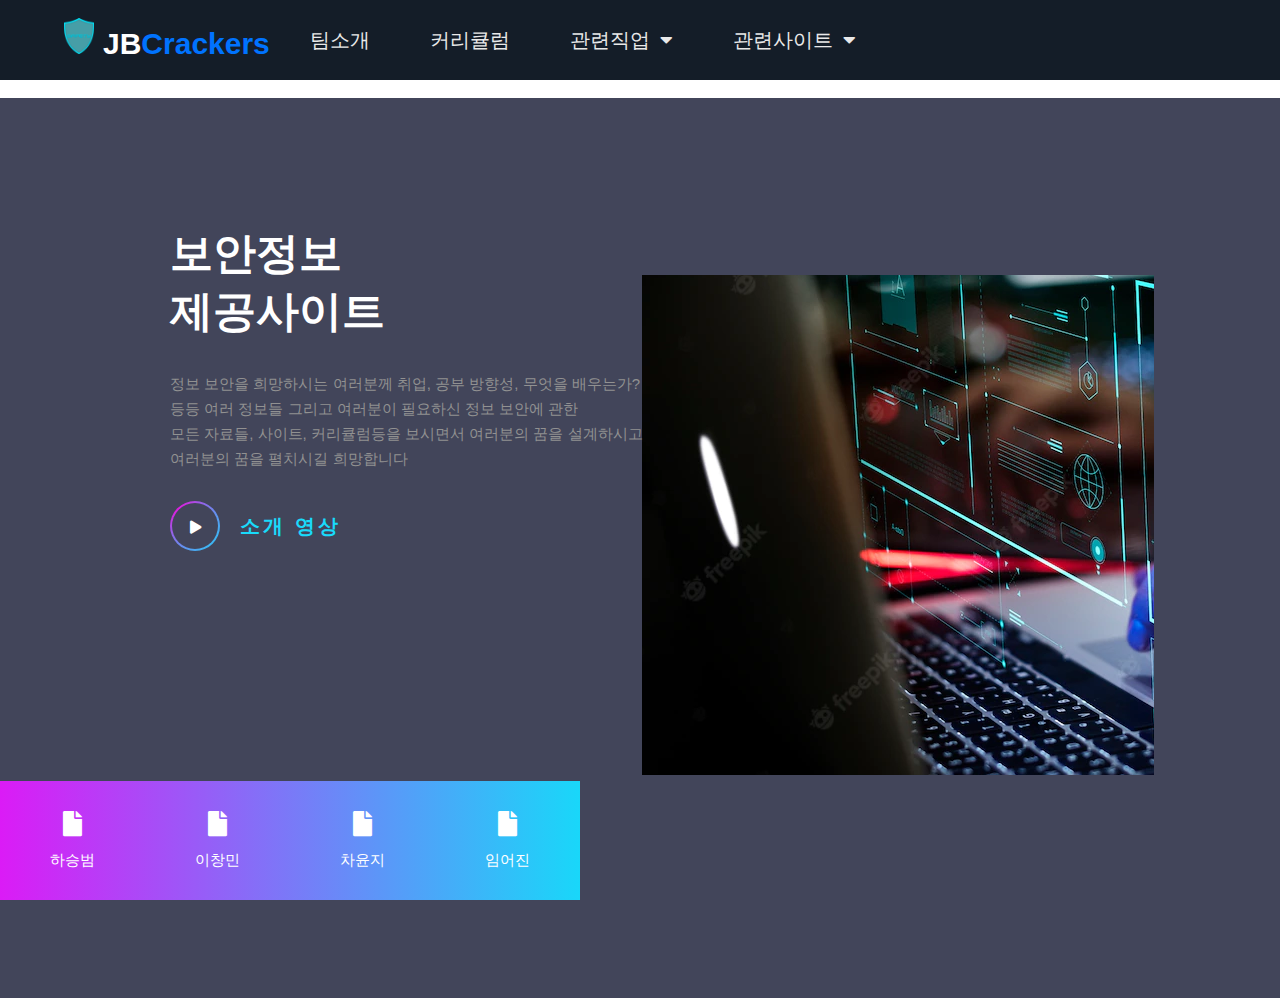
<file: index.html>
<html lang="en">
  <head>
    <meta charset="UTF-8" />
    <meta name="viewport" content="width=device-width, initial-scale=1.0" />
    <link rel="stylesheet" href="https://cdnjs.cloudflare.com/ajax/libs/font-awesome/5.15.1/css/all.min.css"/>
    <link rel="stylesheet" href="css/style.css" />
    <style type="text/css"> 
      a { text-decoration:none } 
      </style> 
    <title>dropdown Menu</title>
  </head>
  <body>
    <div class="menu-bar">
      <h1 class="logo"><a class="at"href="index.html"><img src="images/icon(1).png" />JB<span>Crackers</span></a></h1>
      <ul>
        <li><a href="team.html">팀소개</a></li>
        <li><a href="port.html">커리큘럼</a></li>
        <li><a href="#">관련직업 <i class="fas fa-caret-down"></i></a>

            <div class="dropdown-menu">
                <ul>
                  <li><a href="job.html">시스템엔지니어</a></li>
                  <li><a href="job(1).html">정보보안전문가</a></li>
                  <li>
                    <a href="job(2).html">컨설팅</a> 
                    
                  </li>
                  <li><a href="job(3).html">디지털포렌식</a></li>
                </ul>
              </div>
        <li><a href="#">관련사이트<i class="fas fa-caret-down"></i></a></a>
          <div class="dropdown-menu">
            <ul>
              <li><a href="http://www.itnews.or.kr/">IT NEWS</a></li>
              <li><a href="https://www.kisia.or.kr/">Kisia</a></li>
              <li>
                <a href="#">자격증관련 <i class="fas fa-caret-right"></i></a>
                
                <div class="dropdown-menu-1">
                  <ul>
                    <li><a href="http://license.kaits.or.kr/">산업보안관리</a></li>
                    <li><a href="https://www.cq.or.kr/qh_quagm01_020.do">정보보안기사</a></li>
                    <li><a href="http://www.q-net.or.kr/crf005.do?id=crf00505&gSite=Q&gId=&jmCd=1320">정보처리기사</a></li>
                    <li><a href="https://www.ihd.or.kr/main.do">정보통신기술자격</a></li>
                  </ul>
                </div>
              </li>
              <li><a href="https://www.kisa.or.kr/">Kisa</a></li>
            </ul>
          </div>
        </li>
      </ul>
    </div>


    <div class="hero">
      &nbsp;
    </div>
    <!--테스트-->
    <div class="container">
      <div class="banner">
        <div class="app-text">
          <h1>보안정보<br />제공사이트</h1>
          <p>
            정보 보안을 희망하시는 여러분께 취업, 공부 방향성, 무엇을
            배우는가?<br />
            등등 여러 정보들 그리고 여러분이 필요하신 정보 보안에 관한 <br/>
            모든 자료들, 사이트, 커리큘럼등을 보시면서 여러분의 꿈을 설계하시고<br/>
            여러분의 꿈을 펼치시길 희망합니다
          </p>
          <div class="play-btn">
            <div class="play-btn-inner"><a style="color:#FFF" href="https://youtu.be/iiiP_OijSTI" class="fa fa-play"></a></div>
            <small><b><a href="https://youtu.be/iiiP_OijSTI"style="color: #19dafa">소개 영상</a></b></small>
          </div> 
        </div>
        <div class="app-picture">
          <div class="app-picture-img"></div>
        </div>
      </div>
      
      <div class="quick-links">
        <ul>
          <li>
            <a href="https://clinquant-jalebi-be3b06.netlify.app/" class="fa fa-file" aria-hidden="true"></a>
            <p><a href="https://clinquant-jalebi-be3b06.netlify.app/"style="color: #fff">하승범</a></p>
          </li>
          <li>
            <a href="https://77chaser77.github.io/work03/" class="fa fa-file" aria-hidden="true"></a>
            <p><a href="https://77chaser77.github.io/work03/"style="color: #fff">이창민</a></p>
          </li>
          <li>
            <a href="https://silly-souffle-c5f9ac.netlify.app/" class="fa fa-file" aria-hidden="true"></a>
            <p><a href="https://silly-souffle-c5f9ac.netlify.app/"style="color: #fff">차윤지</a></p>
          </li>
          <li>
            <a href="https://comfy-fairy-4ade28.netlify.app/" class="fa fa-file" aria-hidden="true"></a>
            <p><a href="https://comfy-fairy-4ade28.netlify.app/"style="color: #fff">임어진</a></p>
          </li>
        </ul>
      </div>
    
      
        </div>
  </body>
</html>
</file>
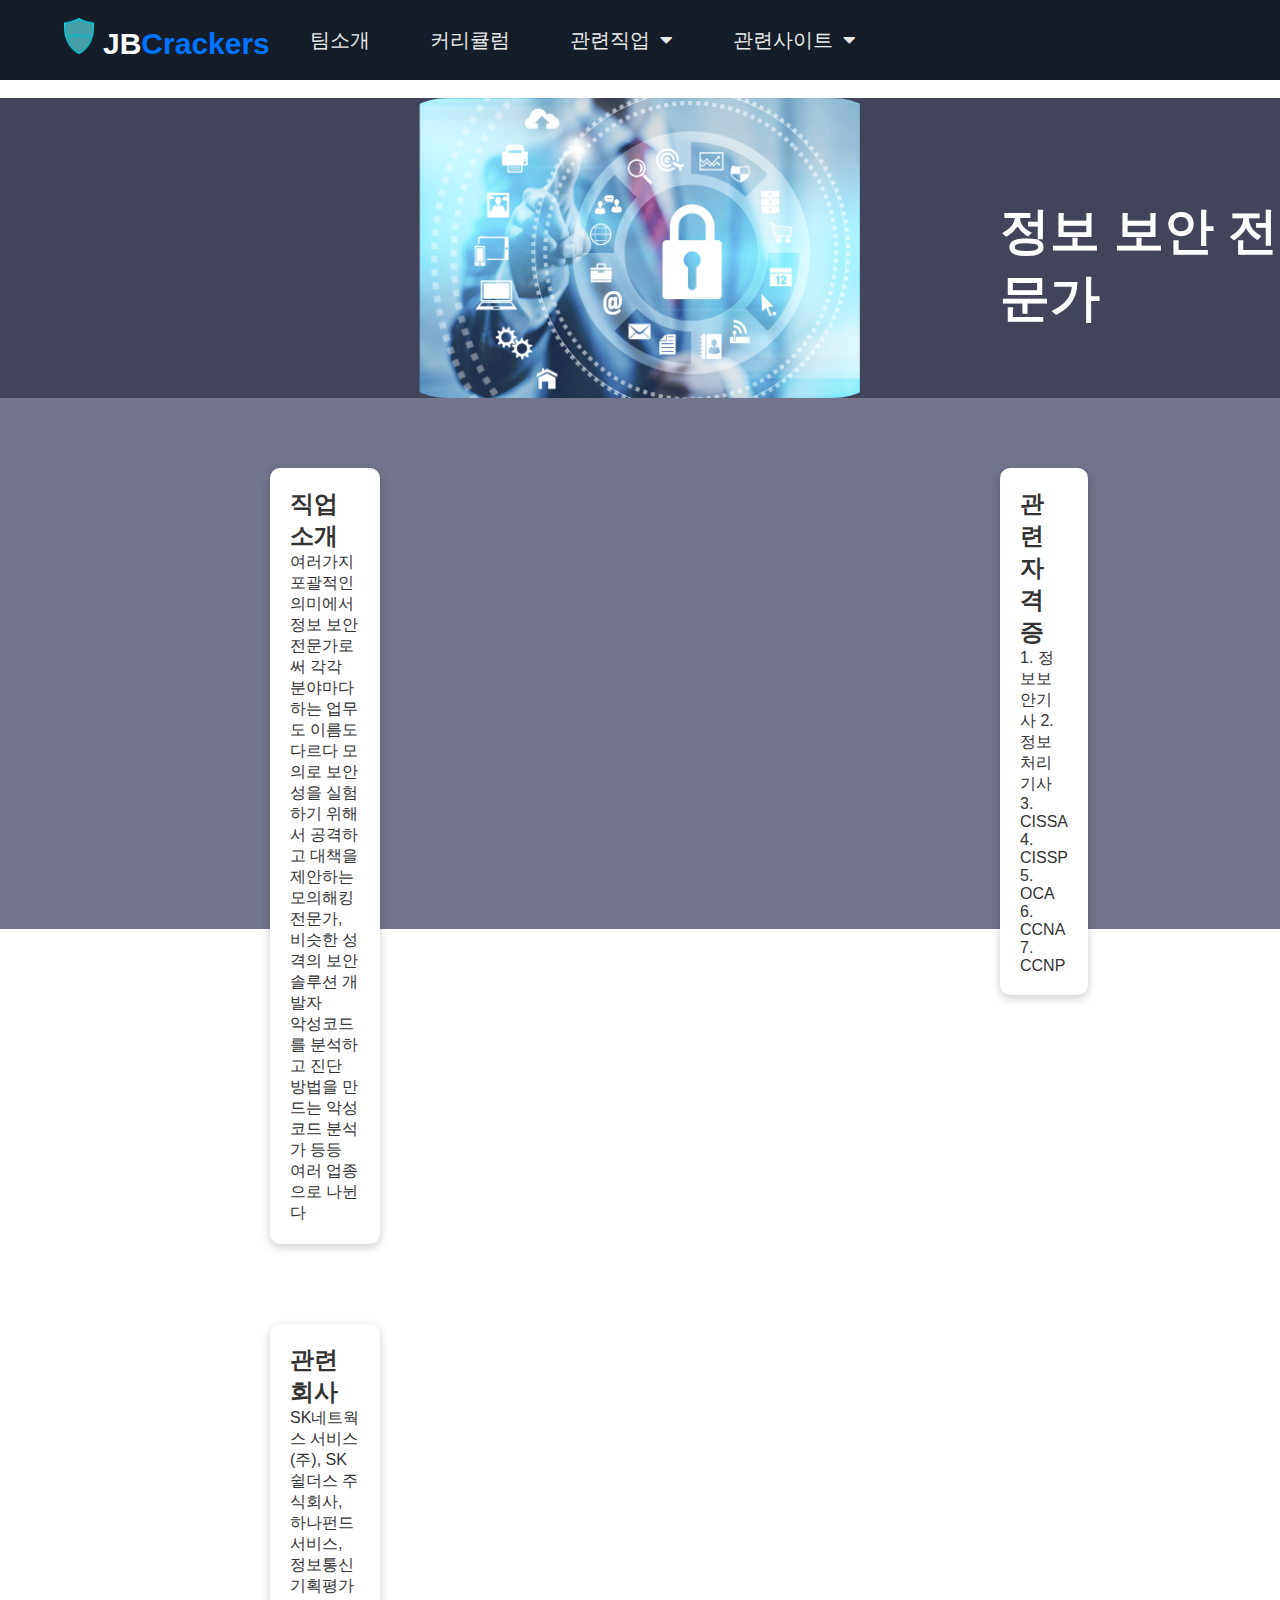
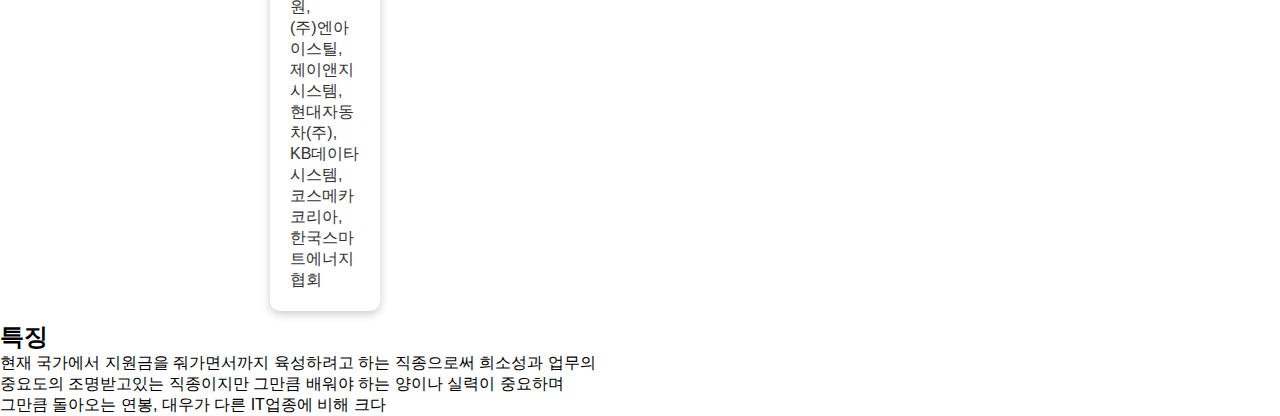
<file: job(1).html>
<html lang="en">
  <head>
    <meta charset="UTF-8" />
    <meta name="viewport" content="width=device-width, initial-scale=1.0" />
    <link rel="stylesheet" href="https://cdnjs.cloudflare.com/ajax/libs/font-awesome/5.15.1/css/all.min.css"/>
    <link rel="stylesheet" href="css/style(1).css" />
  </head>
  <body>
    <div class="menu-bar">
        <h1 class="logo"><a class="at"href="index.html"><img src="images/icon(1).png" />JB<span>Crackers</span></a></h1>
        <ul>
          <li><a href="team.html">팀소개</a></li>
          <li><a href="port.html">커리큘럼</a></li>
          <li><a href="#">관련직업 <i class="fas fa-caret-down"></i></a>
  
              <div class="dropdown-menu">
                  <ul>
                    <li><a href="job.html">시스템엔지니어</a></li>
                    <li><a href="job(1).html">정보보안전문가</a></li>
                    <li>
                      <a href="job(2).html">컨설팅</a> 
                      
                    </li>
                    <li><a href="job(3).html">디지털포렌식</a></li>
                  </ul>
                </div>
          <li><a href="#">관련사이트<i class="fas fa-caret-down"></i></a></a>
            <div class="dropdown-menu">
              <ul>
                <li><a href="http://www.itnews.or.kr/">IT NEWS</a></li>
                <li><a href="https://www.kisia.or.kr/">Kisia</a></li>
                <li>
                  <a href="#">자격증관련 <i class="fas fa-caret-right"></i></a>
                  
                  <div class="dropdown-menu-1">
                    <ul>
                      <li><a href="http://license.kaits.or.kr/">산업보안관리</a></li>
                      <li><a href="https://www.cq.or.kr/qh_quagm01_020.do">정보보안기사</a></li>
                      <li><a href="http://www.q-net.or.kr/crf005.do?id=crf00505&gSite=Q&gId=&jmCd=1320">정보처리기사</a></li>
                      <li><a href="https://www.ihd.or.kr/main.do">정보통신기술자격</a></li>
                    </ul>
                  </div>
                </li>
                <li><a href="https://www.kisa.or.kr/">Kisa</a></li>
              </ul>
            </div>
          </li>
        </ul>
      </div>
  

    <div class="hero">
      &nbsp;
    </div>
    <!--테스트-->
    <div class="container">
      <h1 class="maintext">정보 보안 전문가</h1> 
      <img class="himg"  src="images/security.png">    
        </div>
        
        
        <div class="container2">
          <div class="card">
          <h2>직업소개</h2>
          <p>여러가지 포괄적인 의미에서 정보 보안 전문가로써 각각 분야마다<br> 하는 업무도 이름도 다르다 모의로 보안성을 실험하기 위해서 공격하고 대책을<br>제안하는 모의해킹 전문가, 비슷한 성격의 보안 솔루션 개발자<br>악성코드를 분석하고 진단 방법을 만드는 악성 코드 분석가 등등 여러 업종으로 나뉜다 </p>
        </div>
        <div class="card2">
          <h2>관련 자격증</h2>
          <p>1. 정보보안기사 2. 정보처리기사 3. CISSA 4. CISSP 5. OCA 6. CCNA 7. CCNP </p>
        </div>
        <div class="card">
          <h2>관련회사
          </h2>
          <p>SK네트웍스 서비스(주), SK쉴더스 주식회사, 하나펀드서비스, 정보통신기획평가원,<br>
             (주)엔아이스틸, 제이앤지시스템, 현대자동차(주), KB데이타시스템, 코스메카코리아,<br> 한국스마트에너지협회</p>
        </div>
        <div class="card3">
          <h2>특징</h2>
          <p>현재 국가에서 지원금을 줘가면서까지 육성하려고 하는 직종으로써 희소성과 업무의<br> 중요도의 조명받고있는 직종이지만 그만큼 배워야 하는 양이나 실력이 중요하며<br>그만큼 돌아오는 연봉, 대우가 다른 IT업종에 비해 크다
          </p>
        </div>
        
</div>
  </body>
</html>
</file>
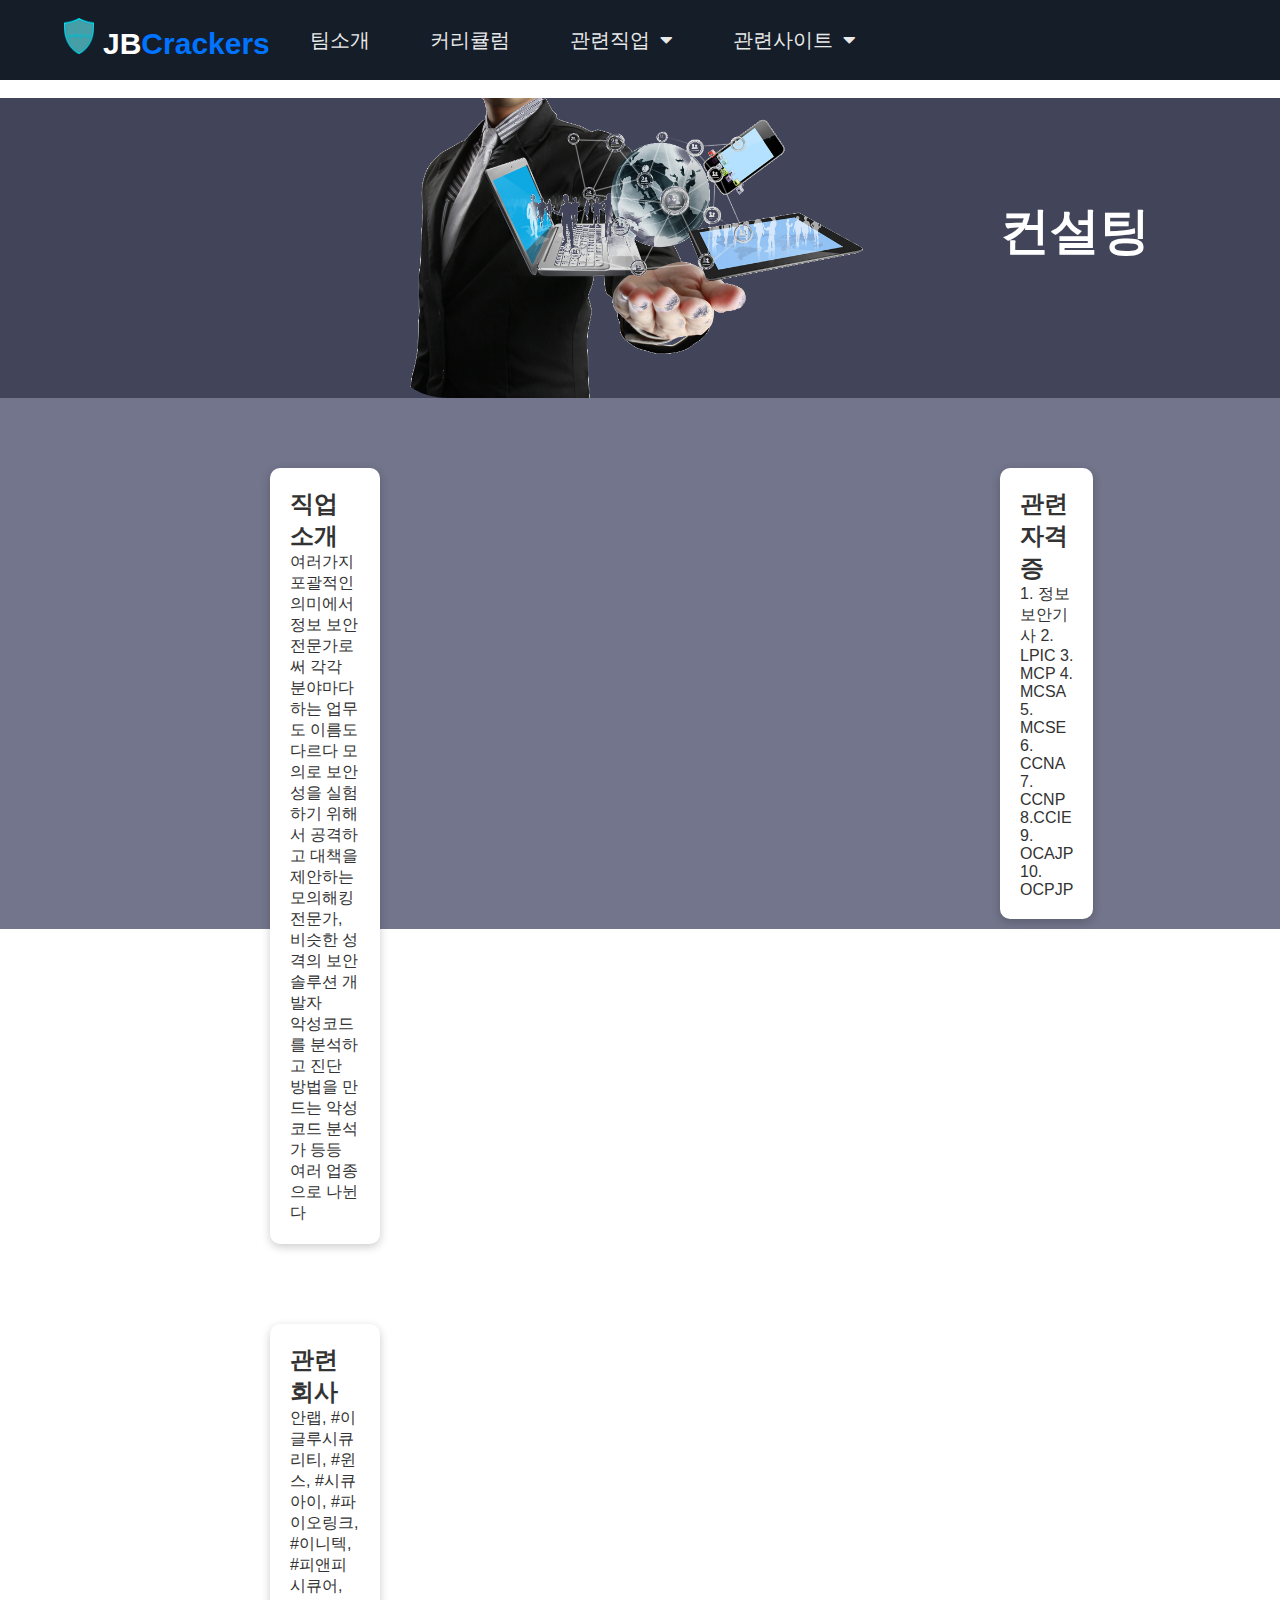
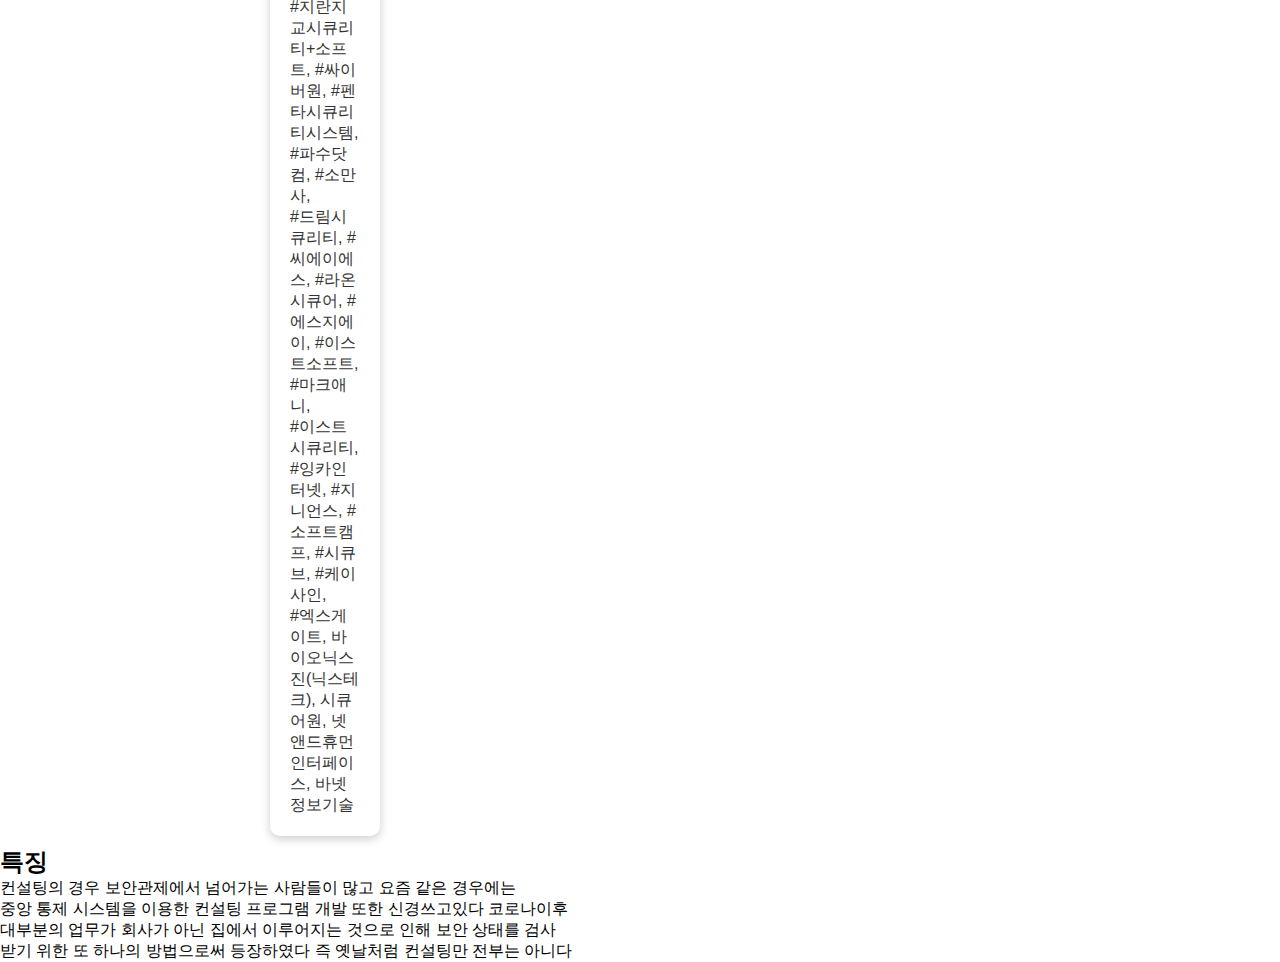
<file: job(2).html>
<html lang="en">
  <head>
    <meta charset="UTF-8" />
    <meta name="viewport" content="width=device-width, initial-scale=1.0" />
    <link rel="stylesheet" href="https://cdnjs.cloudflare.com/ajax/libs/font-awesome/5.15.1/css/all.min.css"/>
    <link rel="stylesheet" href="css/style(1).css" />
  </head>
  <body>
    <div class="menu-bar">
        <h1 class="logo"><a class="at"href="index.html"><img src="images/icon(1).png" />JB<span>Crackers</span></a></h1>
        <ul>
          <li><a href="team.html">팀소개</a></li>
          <li><a href="port.html">커리큘럼</a></li>
          <li><a href="#">관련직업 <i class="fas fa-caret-down"></i></a>
  
              <div class="dropdown-menu">
                  <ul>
                    <li><a href="job.html">시스템엔지니어</a></li>
                    <li><a href="job(1).html">정보보안전문가</a></li>
                    <li>
                      <a href="job(2).html">컨설팅</a> 
                      
                    </li>
                    <li><a href="job(3).html">디지털포렌식</a></li>
                  </ul>
                </div>
          <li><a href="#">관련사이트<i class="fas fa-caret-down"></i></a></a>
            <div class="dropdown-menu">
              <ul>
                <li><a href="http://www.itnews.or.kr/">IT NEWS</a></li>
                <li><a href="https://www.kisia.or.kr/">Kisia</a></li>
                <li>
                  <a href="#">자격증관련 <i class="fas fa-caret-right"></i></a>
                  
                  <div class="dropdown-menu-1">
                    <ul>
                      <li><a href="http://license.kaits.or.kr/">산업보안관리</a></li>
                      <li><a href="https://www.cq.or.kr/qh_quagm01_020.do">정보보안기사</a></li>
                      <li><a href="http://www.q-net.or.kr/crf005.do?id=crf00505&gSite=Q&gId=&jmCd=1320">정보처리기사</a></li>
                      <li><a href="https://www.ihd.or.kr/main.do">정보통신기술자격</a></li>
                    </ul>
                  </div>
                </li>
                <li><a href="https://www.kisa.or.kr/">Kisa</a></li>
              </ul>
            </div>
          </li>
        </ul>
      </div>
  

    <div class="hero">
      &nbsp;
    </div>
    <!--테스트-->
    <div class="container">
      <h1 class="maintext">컨설팅

      </h1> 
      <img class="himg"  src="images/consulting.png">    
        </div>
        
        
        <div class="container2">
          <div class="card">
          <h2>직업소개</h2>
          <p>여러가지 포괄적인 의미에서 정보 보안 전문가로써 각각 분야마다<br> 하는 업무도 이름도 다르다 모의로 보안성을 실험하기 위해서 공격하고 대책을<br>제안하는 모의해킹 전문가, 비슷한 성격의 보안 솔루션 개발자<br>악성코드를 분석하고 진단 방법을 만드는 악성 코드 분석가 등등 여러 업종으로 나뉜다 </p>
        </div>
        <div class="card2">
          <h2>관련 자격증</h2>
          <p>1. 정보보안기사 2. LPIC 3. MCP 4. MCSA 5. MCSE 6. CCNA 7. CCNP 8.CCIE<br>9. OCAJP 10. OCPJP </p>
        </div>
        <div class="card">
          <h2>관련회사
          </h2>
          <p>안랩, #이글루시큐리티, #윈스, #시큐아이, #파이오링크, #이니텍, #피앤피시큐어, <br>#지란지교시큐리티+소프트, #싸이버원, #펜타시큐리티시스템, #파수닷컴, #소만사,<br> #드림시큐리티, #씨에이에스, #라온시큐어, #에스지에이, #이스트소프트, #마크애니,<br> #이스트시큐리티, #잉카인터넷, #지니언스, #소프트캠프, #시큐브, #케이사인,<br> #엑스게이트, 바이오닉스진(닉스테크), 시큐어원, 넷앤드휴먼인터페이스, 바넷정보기술</p>
        </div>
        <div class="card3">
          <h2>특징</h2>
          <p>컨설팅의 경우 보안관제에서 넘어가는 사람들이 많고 요즘 같은 경우에는 <br>중앙 통제 시스템을 이용한 컨설팅 프로그램 개발 또한 신경쓰고있다 코로나이후<br>대부분의 업무가 회사가 아닌 집에서 이루어지는 것으로 인해 보안 상태를 검사<br>받기 위한 또 하나의 방법으로써 등장하였다 즉 옛날처럼 컨설팅만 전부는 아니다
          </p>
        </div>
        
</div>
  </body>
</html>
</file>
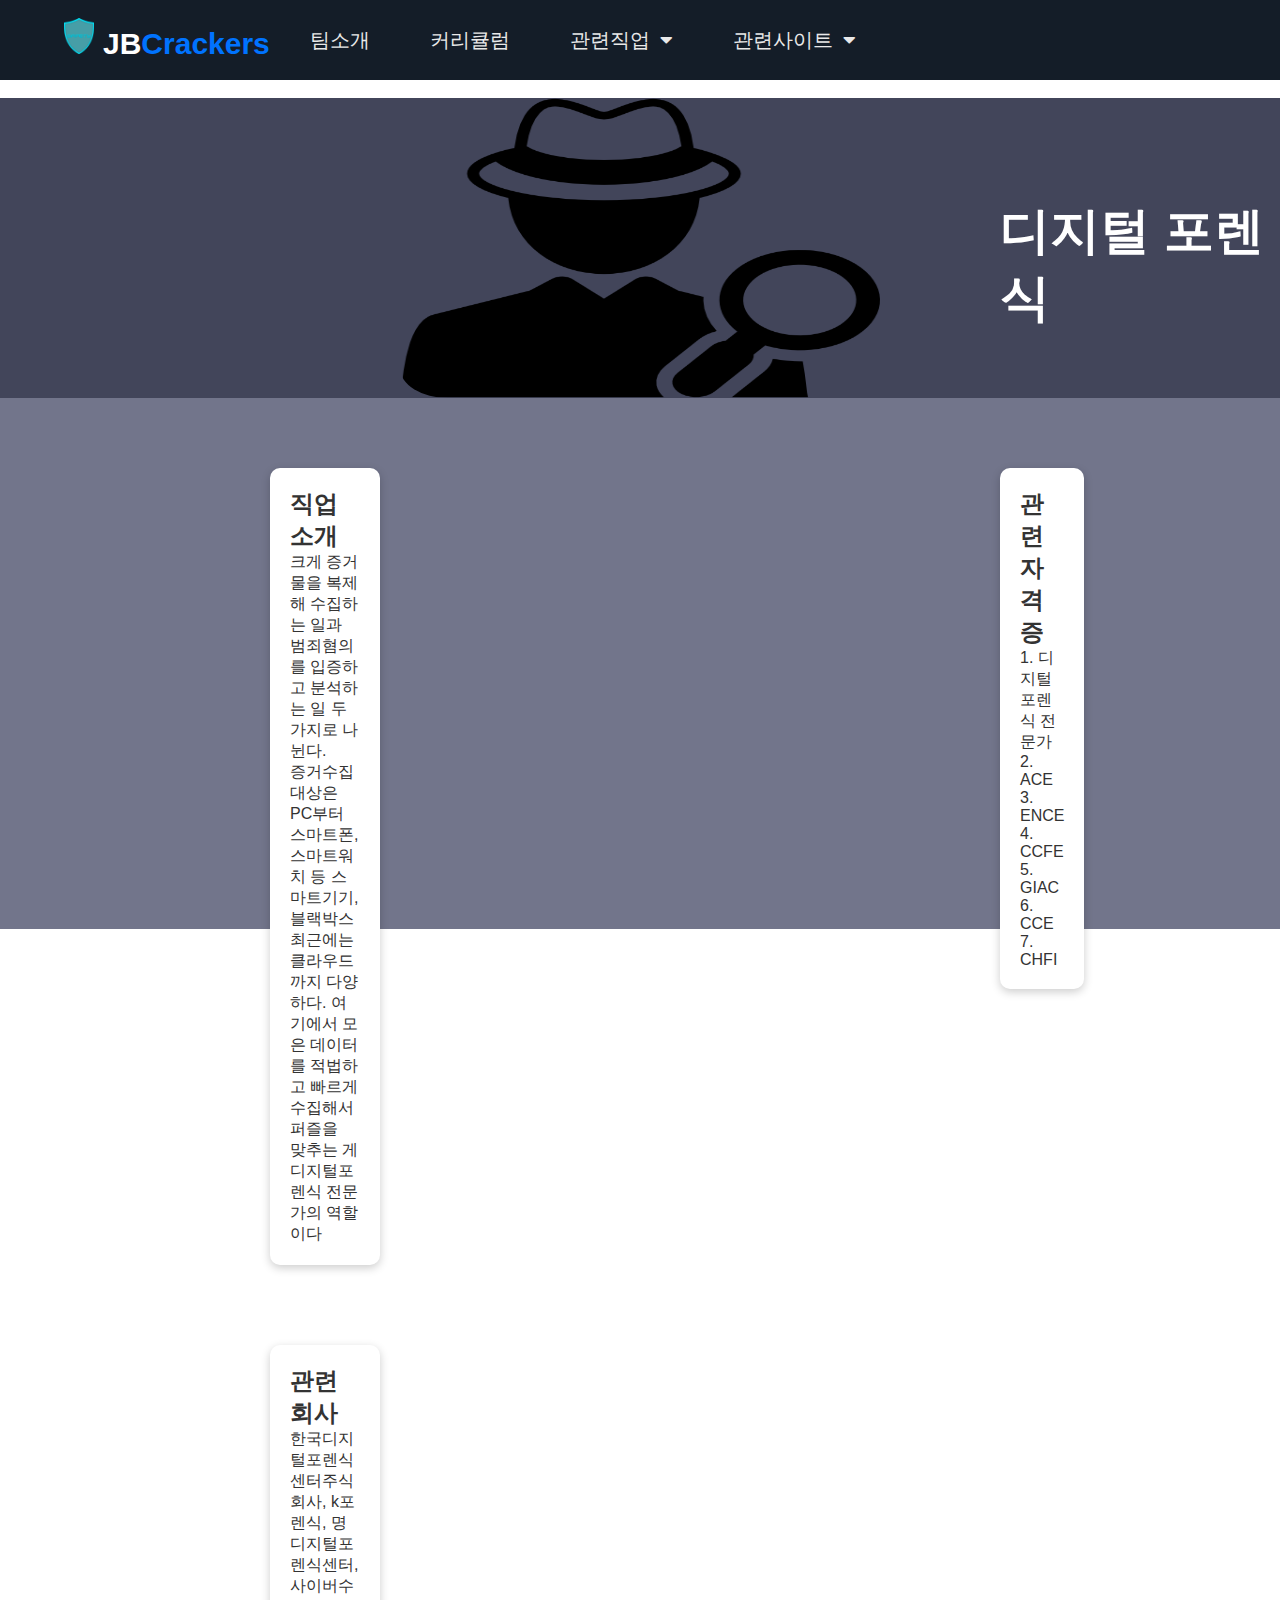
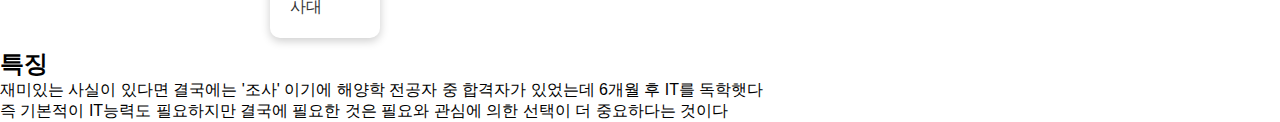
<file: job(3).html>
<html lang="en">
  <head>
    <meta charset="UTF-8" />
    <meta name="viewport" content="width=device-width, initial-scale=1.0" />
    <link rel="stylesheet" href="https://cdnjs.cloudflare.com/ajax/libs/font-awesome/5.15.1/css/all.min.css"/>
    <link rel="stylesheet" href="css/style(1).css" />
  </head>
  <body>
    <div class="menu-bar">
        <h1 class="logo"><a class="at"href="index.html"><img src="images/icon(1).png" />JB<span>Crackers</span></a></h1>
        <ul>
          <li><a href="team.html">팀소개</a></li>
          <li><a href="port.html">커리큘럼</a></li>
          <li><a href="#">관련직업 <i class="fas fa-caret-down"></i></a>
  
              <div class="dropdown-menu">
                  <ul>
                    <li><a href="job.html">시스템엔지니어</a></li>
                    <li><a href="job(1).html">정보보안전문가</a></li>
                    <li>
                      <a href="job(2).html">컨설팅</a> 
                      
                    </li>
                    <li><a href="job(3).html">디지털포렌식</a></li>
                  </ul>
                </div>
          <li><a href="#">관련사이트<i class="fas fa-caret-down"></i></a></a>
            <div class="dropdown-menu">
              <ul>
                <li><a href="http://www.itnews.or.kr/">IT NEWS</a></li>
                <li><a href="https://www.kisia.or.kr/">Kisia</a></li>
                <li>
                  <a href="#">자격증관련 <i class="fas fa-caret-right"></i></a>
                  
                  <div class="dropdown-menu-1">
                    <ul>
                      <li><a href="http://license.kaits.or.kr/">산업보안관리</a></li>
                      <li><a href="https://www.cq.or.kr/qh_quagm01_020.do">정보보안기사</a></li>
                      <li><a href="http://www.q-net.or.kr/crf005.do?id=crf00505&gSite=Q&gId=&jmCd=1320">정보처리기사</a></li>
                      <li><a href="https://www.ihd.or.kr/main.do">정보통신기술자격</a></li>
                    </ul>
                  </div>
                </li>
                <li><a href="https://www.kisa.or.kr/">Kisa</a></li>
              </ul>
            </div>
          </li>
        </ul>
      </div>
  

    <div class="hero">
      &nbsp;
    </div>
    <!--테스트-->
    <div class="container">
      <h1 class="maintext">디지털 포렌식</h1> 
      <img class="himg"  src="images/man.png">    
        </div>
        
        
        <div class="container2">
            <div class="card">
            <h2>직업소개</h2>
            <p>크게 증거물을 복제해 수집하는 일과 범죄혐의를 입증하고 분석하는 일 두 가지로 나뉜다.<br> 증거수집 대상은 PC부터 스마트폰, 스마트워치 등 스마트기기, 블랙박스 최근에는<br> 클라우드까지 다양하다. 여기에서 모은 데이터를 적법하고 빠르게 수집해서 퍼즐을<br> 맞추는 게 디지털포렌식 전문가의 역할이다 </p>
          </div>
          <div class="card2">
            <h2>관련 자격증</h2>
            <p>1. 디지털 포렌식 전문가 2. ACE 3. ENCE 4. CCFE 5. GIAC 6. CCE 7. CHFI </p>
          </div>
          <div class="card">
            <h2>관련회사
            </h2>
            <p>한국디지털포렌식센터주식회사, k포렌식, 명디지털포렌식센터, 사이버수사대</p>
          </div>
          <div class="card3">
            <h2>특징</h2>
            <p>재미있는 사실이 있다면 결국에는 '조사' 이기에 해양학 전공자 중 합격자가 있었는데 6개월 후 IT를 독학햇다 <br>즉 기본적이 IT능력도 필요하지만 결국에 필요한 것은 필요와 관심에 의한 선택이 더 중요하다는 것이다</p>
          </div>
          
  </div>
  </body>
</html>
</file>
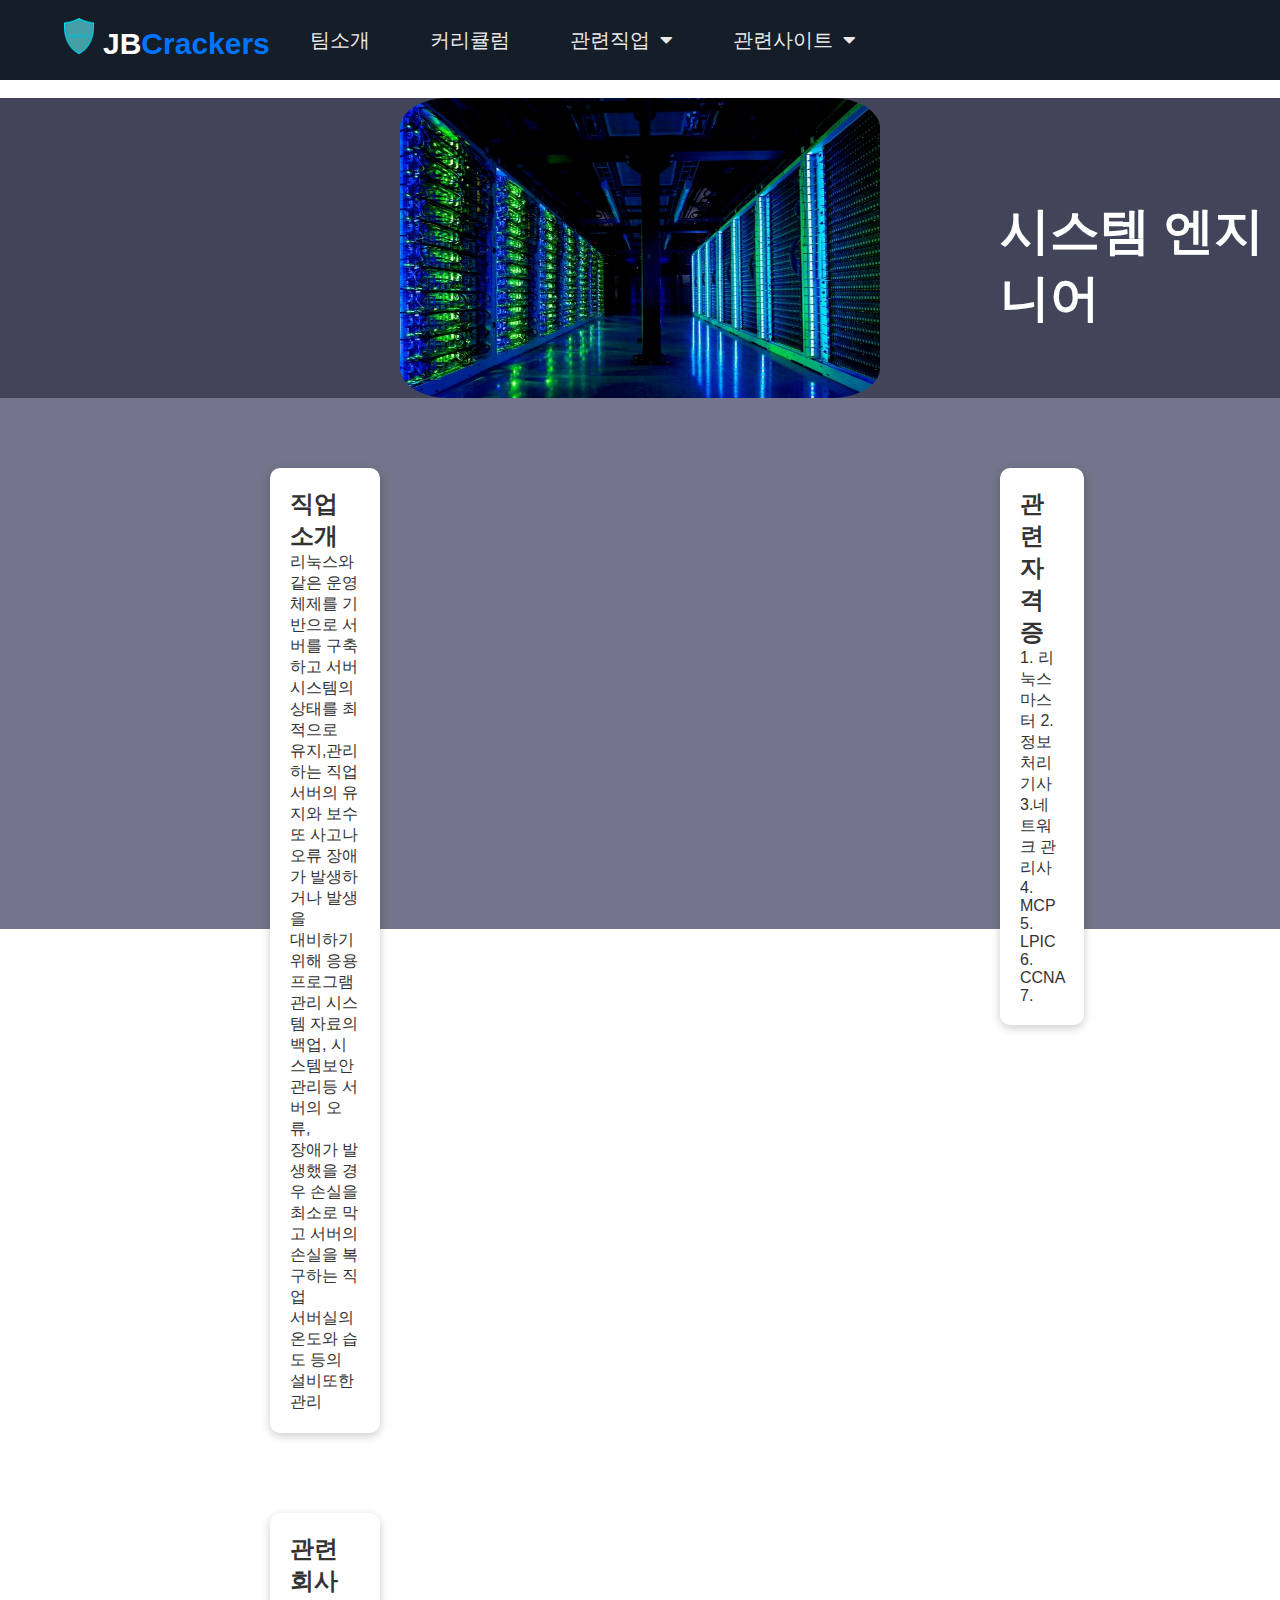
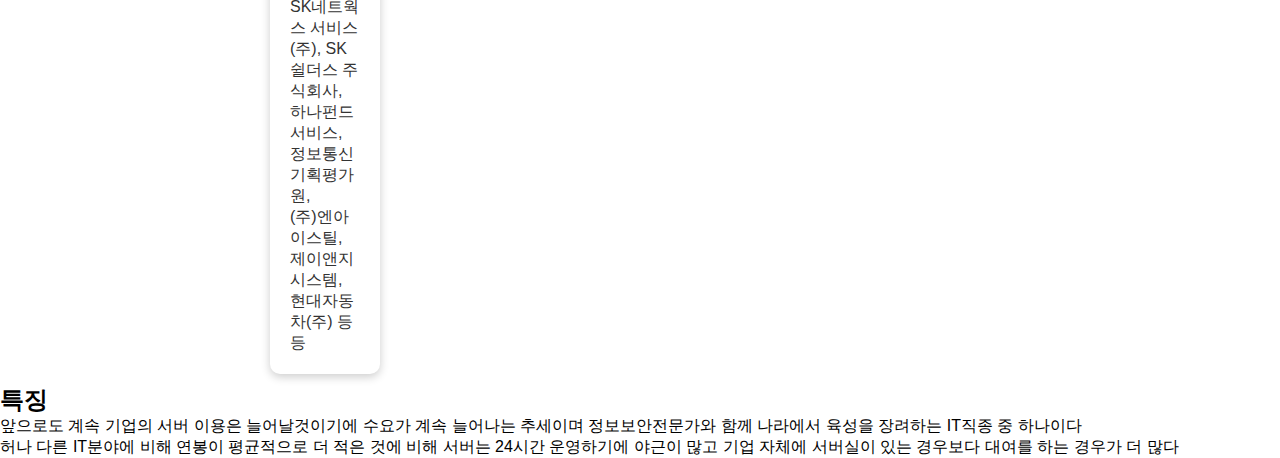
<file: job.html>
<html lang="en">
  <head>
    <meta charset="UTF-8" />
    <meta name="viewport" content="width=device-width, initial-scale=1.0" />
    <link rel="stylesheet" href="https://cdnjs.cloudflare.com/ajax/libs/font-awesome/5.15.1/css/all.min.css"/>
    <link rel="stylesheet" href="css/style(1).css" />
  </head>
  <body>
    <div class="menu-bar">
      <h1 class="logo"><a class="at"href="index.html"><img src="images/icon(1).png" />JB<span>Crackers</span></a></h1>
      <ul>
        <li><a href="team.html">팀소개</a></li>
        <li><a href="port.html">커리큘럼</a></li>
        <li><a href="#">관련직업 <i class="fas fa-caret-down"></i></a>

            <div class="dropdown-menu">
                <ul>
                  <li><a href="job.html">시스템엔지니어</a></li>
                  <li><a href="job(1).html">정보보안전문가</a></li>
                  <li>
                    <a href="job(2).html">컨설팅</a> 
                    
                  </li>
                  <li><a href="job(3).html">디지털포렌식</a></li>
                </ul>
              </div>
        <li><a href="#">관련사이트<i class="fas fa-caret-down"></i></a></a>
          <div class="dropdown-menu">
            <ul>
              <li><a href="http://www.itnews.or.kr/">IT NEWS</a></li>
              <li><a href="https://www.kisia.or.kr/">Kisia</a></li>
              <li>
                <a href="#">자격증관련 <i class="fas fa-caret-right"></i></a>
                
                <div class="dropdown-menu-1">
                  <ul>
                    <li><a href="http://license.kaits.or.kr/">산업보안관리</a></li>
                    <li><a href="https://www.cq.or.kr/qh_quagm01_020.do">정보보안기사</a></li>
                    <li><a href="http://www.q-net.or.kr/crf005.do?id=crf00505&gSite=Q&gId=&jmCd=1320">정보처리기사</a></li>
                    <li><a href="https://www.ihd.or.kr/main.do">정보통신기술자격</a></li>
                  </ul>
                </div>
              </li>
              <li><a href="https://www.kisa.or.kr/">Kisa</a></li>
            </ul>
          </div>
        </li>
      </ul>
    </div>

    <div class="hero">
      &nbsp;
    </div>
    <!--테스트-->
    <div class="container">
      <h1 class="maintext">시스템 엔지니어</h1> 
      <img class="himg"  src="images/server.png">    
        </div>
        
        
        <div class="container2">
          <div class="card">
          <h2>직업소개</h2>
          <p>리눅스와 같은 운영체제를 기반으로 서버를 구축하고 서버 시스템의 상태를 최적으로<br> 유지,관리하는 직업 서버의 유지와 보수 또 사고나 오류 장애가 발생하거나 발생을<br>대비하기 위해 응용프로그램 관리 시스템 자료의 백업, 시스템보안관리등 서버의 오류,<br> 장애가 발생했을 경우 손실을 최소로 막고 서버의 손실을 복구하는 직업<br>서버실의 온도와 습도 등의 설비또한 관리</p>
        </div>
        <div class="card2">
          <h2>관련 자격증</h2>
          <p>1. 리눅스 마스터 2. 정보처리기사 3.네트워크 관리사 4. MCP 5. LPIC 6. CCNA 7. </p>
        </div>
        <div class="card">
          <h2>관련회사
          </h2>
          <p>SK네트웍스 서비스(주), SK쉴더스 주식회사, 하나펀드서비스, 정보통신기획평가원,<br>
             (주)엔아이스틸, 제이앤지시스템, 현대자동차(주) 등등</p>
        </div>
        <div class="card3">
          <h2>특징</h2>
          <p>앞으로도 계속 기업의 서버 이용은 늘어날것이기에 수요가 계속 늘어나는 추세이며 정보보안전문가와 함께 나라에서 육성을 장려하는 IT직종 중 하나이다<br>허나 다른 IT분야에 비해 연봉이 평균적으로 더 적은 것에 비해 서버는 24시간 운영하기에 야근이 많고 기업 자체에 서버실이 있는 경우보다 대여를 하는 경우가 더 많다 
          </p>
        </div>
        
</div>
  </body>
</html>
</file>
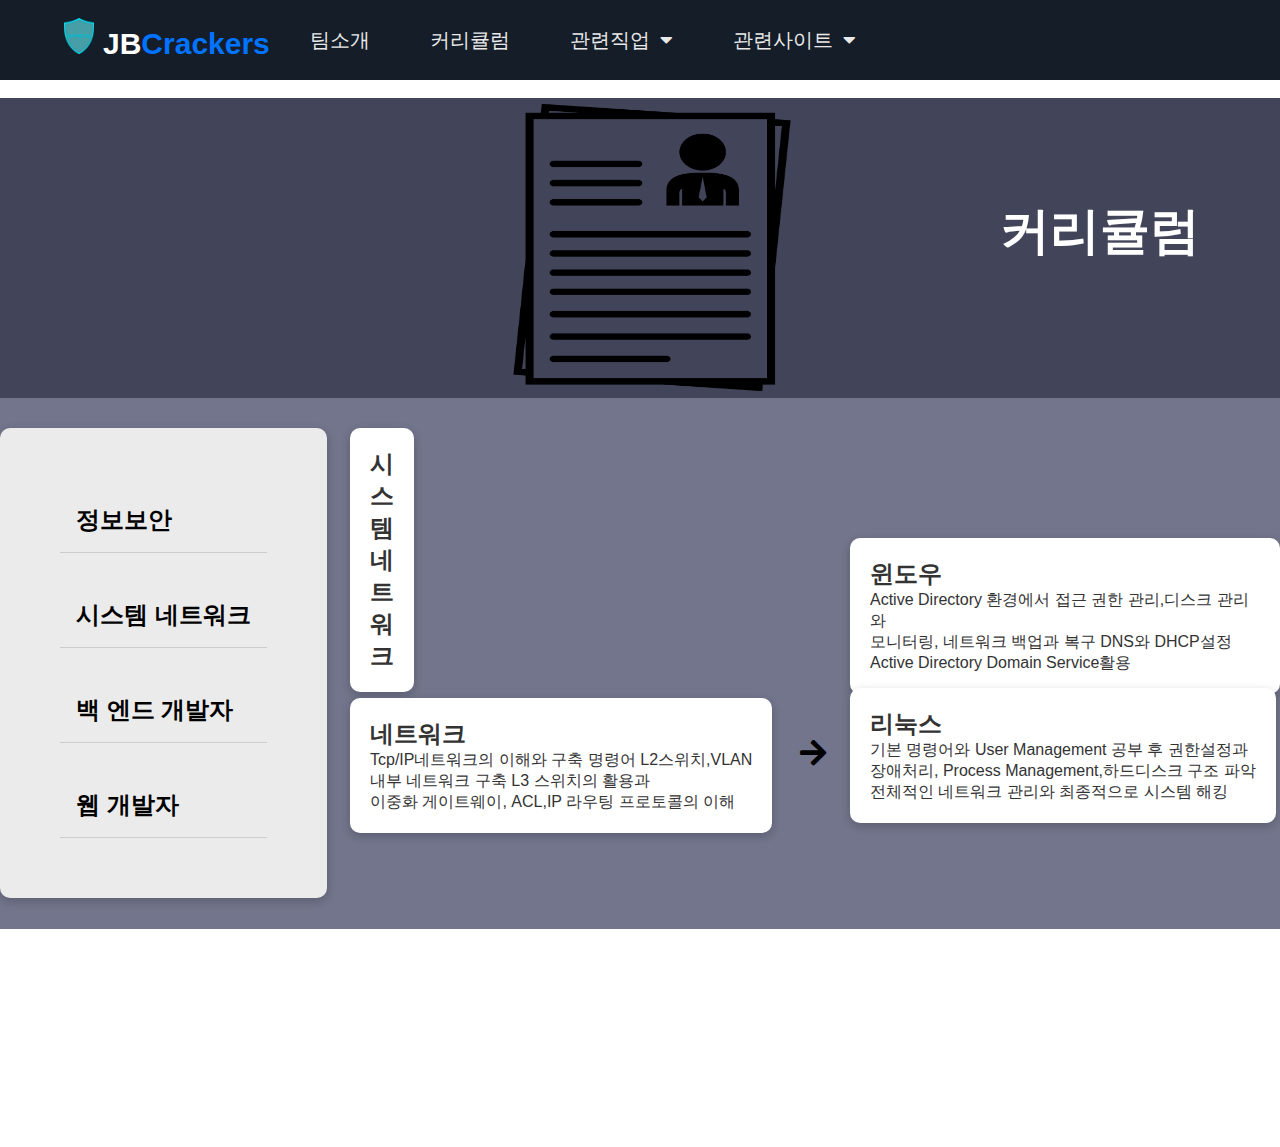
<file: port(1).html>
<html lang="en">
  <head>
    <meta charset="UTF-8" />
    <meta name="viewport" content="width=device-width, initial-scale=1.0" />
    <link rel="stylesheet" href="https://cdnjs.cloudflare.com/ajax/libs/font-awesome/5.15.1/css/all.min.css"/>
    <link rel="stylesheet" href="css/culum.css" />
  </head>
  <body>
    <div class="menu-bar">
      <h1 class="logo"><a class="at"href="index.html"><img src="images/icon(1).png" />JB<span>Crackers</span></a></h1>
      <ul>
        <li><a href="team.html">팀소개</a></li>
        <li><a href="port.html">커리큘럼</a></li>
        <li><a href="#">관련직업 <i class="fas fa-caret-down"></i></a>

            <div class="dropdown-menu">
                <ul>
                  <li><a href="job.html">시스템엔지니어</a></li>
                  <li><a href="job(1).html">정보보안전문가</a></li>
                  <li>
                    <a href="job(2).html">컨설팅</a> 
                    
                  </li>
                  <li><a href="job(3).html">디지털포렌식</a></li>
                </ul>
              </div>
        <li><a href="#">관련사이트<i class="fas fa-caret-down"></i></a></a>
          <div class="dropdown-menu">
            <ul>
              <li><a href="http://www.itnews.or.kr/">IT NEWS</a></li>
              <li><a href="https://www.kisia.or.kr/">Kisia</a></li>
              <li>
                <a href="#">자격증관련 <i class="fas fa-caret-right"></i></a>
                
                <div class="dropdown-menu-1">
                  <ul>
                    <li><a href="http://license.kaits.or.kr/">산업보안관리</a></li>
                    <li><a href="https://www.cq.or.kr/qh_quagm01_020.do">정보보안기사</a></li>
                    <li><a href="http://www.q-net.or.kr/crf005.do?id=crf00505&gSite=Q&gId=&jmCd=1320">정보처리기사</a></li>
                    <li><a href="https://www.ihd.or.kr/main.do">정보통신기술자격</a></li>
                  </ul>
                </div>
              </li>
              <li><a href="https://www.kisa.or.kr/">Kisa</a></li>
            </ul>
          </div>
        </li>
      </ul>
    </div>


    <div class="hero">
      &nbsp;
    </div>
    <!--테스트-->
    <div class="container">
      <h1 class="maintext">커리큘럼</h1> 
      <img class="himg"  src="images/커리큘럼.png">    
        </div>
        
        
        <div class="container2">
            <div class="subcard">
                <h2><a href="port.html">정보보안</a></h2>
                <h2><a href="port(1).html">시스템 네트워크</a></h2>
                <h2><a href="port(2).html">백 엔드 개발자</a></h2>
                <h2><a href="port(3).html">웹 개발자</a></h2>
                
                
                
              </div>
            <div class="card">
          <h2>시스템 네트워크</h2>
          
        </div>
        <div class="arrow"><i class="fa fa-arrow-right" aria-hidden="true"></i></div>
        
            
        
        <div class="arrow2"><i class="fa fa-arrow-right" aria-hidden="true"></i></div>
        
         
        <div class="card7">
            <h2>네트워크</h2>
      </p>Tcp/IP네트워크의 이해와 구축 명령어 L2스위치,VLAN <br>내부 네트워크 구축 L3 스위치의 활용과<br>이중화 게이트웨이, ACL,IP 라우팅 프로토콜의 이해</p>
          </div>     
          
          <div class="card2">
            <h2>윈도우</h2>
            <p>Active Directory 환경에서 접근 권한 관리,디스크 관리와 <br>모니터링, 네트워크 백업과 복구 DNS와 DHCP설정<br>Active Directory Domain Service활용</p>
          </div>
          
          <div class="card4">
            <h2>리눅스</h2>
            <p>기본 명령어와 User Management 공부 후 권한설정과<br> 장애처리, Process Management,하드디스크 구조 파악<br>전체적인 네트워크 관리와 최종적으로 시스템 해킹</p>
          </div>
          
          <div class="card5">
            <h2>CISCO</h2>
            <p>EIGRP 라우팅, OSPF 라우팅, IS-IS라우팅의 이해 BGPv4를 이용한 실습<br>Telnet, SSH, NTP 실습 후 ACL을 이용한 내부 네트워크 보호<br>NAT, DHCP의 이해와 VPN 사용</p>
          </div>
          
          
</div>
  </body>
</html>
</file>
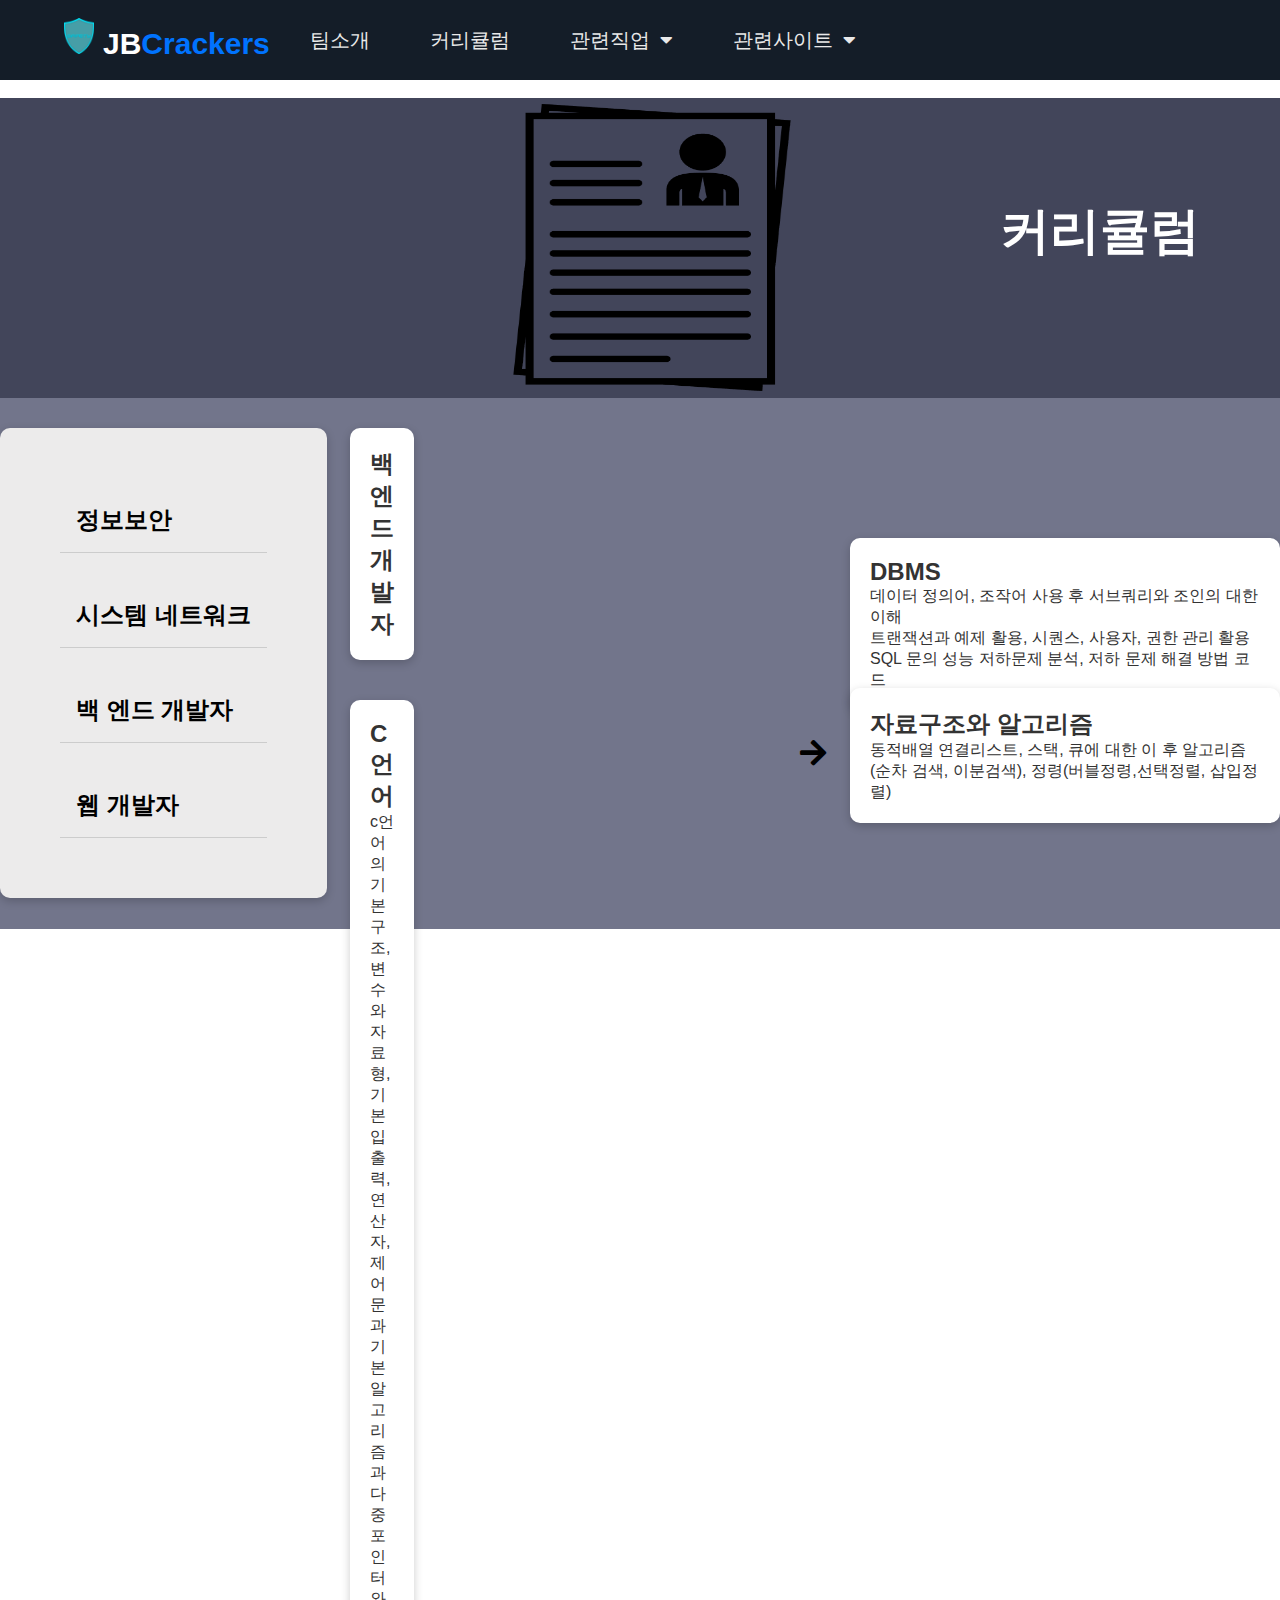
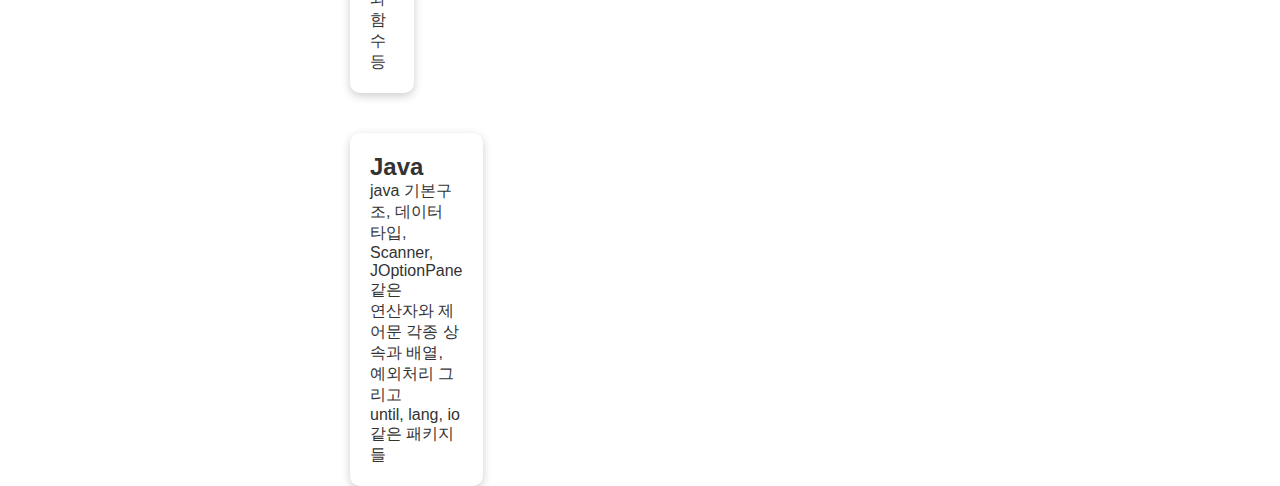
<file: port(2).html>
<html lang="en">
  <head>
    <meta charset="UTF-8" />
    <meta name="viewport" content="width=device-width, initial-scale=1.0" />
    <link rel="stylesheet" href="https://cdnjs.cloudflare.com/ajax/libs/font-awesome/5.15.1/css/all.min.css"/>
    <link rel="stylesheet" href="css/culum.css" />
  </head>
  <body>
    <div class="menu-bar">
      <h1 class="logo"><a class="at"href="index.html"><img src="images/icon(1).png" />JB<span>Crackers</span></a></h1>
      <ul>
        <li><a href="team.html">팀소개</a></li>
        <li><a href="port.html">커리큘럼</a></li>
        <li><a href="#">관련직업 <i class="fas fa-caret-down"></i></a>

            <div class="dropdown-menu">
                <ul>
                  <li><a href="job.html">시스템엔지니어</a></li>
                  <li><a href="job(1).html">정보보안전문가</a></li>
                  <li>
                    <a href="job(2).html">컨설팅</a> 
                    
                  </li>
                  <li><a href="job(3).html">디지털포렌식</a></li>
                </ul>
              </div>
        <li><a href="#">관련사이트<i class="fas fa-caret-down"></i></a></a>
          <div class="dropdown-menu">
            <ul>
              <li><a href="http://www.itnews.or.kr/">IT NEWS</a></li>
              <li><a href="https://www.kisia.or.kr/">Kisia</a></li>
              <li>
                <a href="#">자격증관련 <i class="fas fa-caret-right"></i></a>
                
                <div class="dropdown-menu-1">
                  <ul>
                    <li><a href="http://license.kaits.or.kr/">산업보안관리</a></li>
                    <li><a href="https://www.cq.or.kr/qh_quagm01_020.do">정보보안기사</a></li>
                    <li><a href="http://www.q-net.or.kr/crf005.do?id=crf00505&gSite=Q&gId=&jmCd=1320">정보처리기사</a></li>
                    <li><a href="https://www.ihd.or.kr/main.do">정보통신기술자격</a></li>
                  </ul>
                </div>
              </li>
              <li><a href="https://www.kisa.or.kr/">Kisa</a></li>
            </ul>
          </div>
        </li>
      </ul>
    </div>

    <div class="hero">
      &nbsp;
    </div>
    <!--테스트-->
    <div class="container">
      <h1 class="maintext">커리큘럼</h1> 
      <img class="himg"  src="images/커리큘럼.png">    
        </div>
        
        
        <div class="container2">
            <div class="subcard">
                <h2><a href="port.html">정보보안</a></h2>
                <h2><a href="port(1).html">시스템 네트워크</a></h2>
                <h2><a href="port(2).html">백 엔드 개발자</a></h2>
                <h2><a href="port(3).html">웹 개발자</a></h2>
                
                
                
              </div>
            <div class="card">
          <h2>백 엔드 개발자</h2>
          
        </div>
        <div class="arrow"><i class="fa fa-arrow-right" aria-hidden="true"></i></div>
        <div class="card2">
          <h2>DBMS</h2>
          <p>데이터 정의어, 조작어 사용 후 서브쿼리와 조인의 대한 이해<br>트랜잭션과 예제 활용, 시퀀스, 사용자, 권한 관리 활용<br>SQL 문의 성능 저하문제 분석, 저하 문제 해결 방법 코드</p>
        </div>
            
        
        <div class="arrow2"><i class="fa fa-arrow-right" aria-hidden="true"></i></div>
        <div class="card">
          <h2>C언어</h2>
    </p>c언어의 기본 구조, 변수와 자료형, 기본입출력, 연산자,</br>제어문과 기본 알고리즘과 다중 포인터와 함수등 </p>
        </div>    
        
        <div class="card">
            <h2>Java</h2>
      </p>java 기본구조, 데이터 타입, Scanner, JOptionPane같은<br>연산자와 제어문 각종 상속과 배열, 예외처리 그리고<br>until, lang, io같은 패키지들 </p>
          </div>     
          
          <div class="card3">
            <h2>JSP</h2>
      </p>JSP 스크립트 구성 요소,내장객체 이해, 페이지 모듈화, 액션태그<br>클라이언트와 서버, 쿠키와 세션, 자료실 구현(database와 JSP연동)<br></p>
          </div> 
          
          <div class="card4">
            <h2>자료구조와 알고리즘</h2>
            <p>동적배열 연결리스트, 스택, 큐에 대한 이 후 알고리즘<br>(순차 검색, 이분검색), 정령(버블정령,선택정렬, 삽입정렬)</p>
          </div>
          
          <div class="card5">
            <h2>Spring</h2>
            <p>스프링에 기본 개념 이해 후, DI, AOP에 대한 개념과 실습<br>데이터베이스,ORM연동 및 트랜잭션 관리, MVC활용</p>
          </div>
          
          <div class="card6">
            <h2>PHP/SQL</h2>
            <p>MY-SQL DB생성 후 PHP와 MY-SQL DB 연동, 중복 Id검사<br>로그인 페이지(쿠키와 세션), 게시판(리스트 페이지 수정과 삭제)</p>
          </div>
          
</div>
  </body>
</html>
</file>
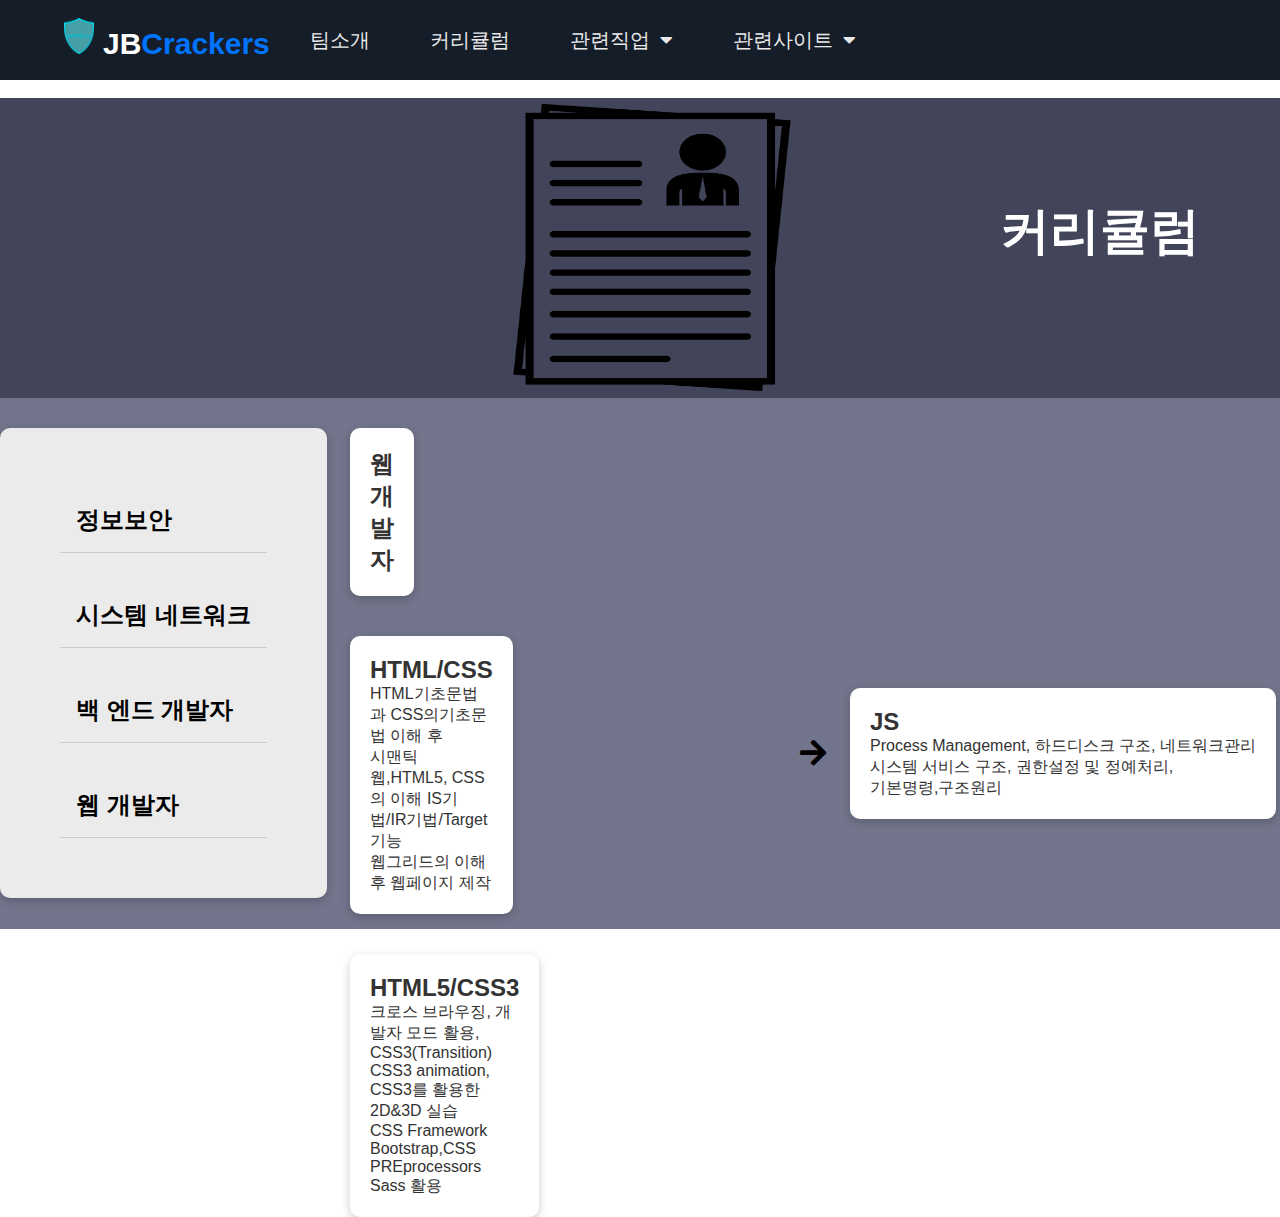
<file: port(3).html>
<html lang="en">
  <head>
    <meta charset="UTF-8" />
    <meta name="viewport" content="width=device-width, initial-scale=1.0" />
    <link rel="stylesheet" href="https://cdnjs.cloudflare.com/ajax/libs/font-awesome/5.15.1/css/all.min.css"/>
    <link rel="stylesheet" href="css/culum.css" />
  </head>
  <body>
    <div class="menu-bar">
      <h1 class="logo"><a class="at"href="index.html"><img src="images/icon(1).png" />JB<span>Crackers</span></a></h1>
      <ul>
        <li><a href="team.html">팀소개</a></li>
        <li><a href="port.html">커리큘럼</a></li>
        <li><a href="#">관련직업 <i class="fas fa-caret-down"></i></a>

            <div class="dropdown-menu">
                <ul>
                  <li><a href="job.html">시스템엔지니어</a></li>
                  <li><a href="job(1).html">정보보안전문가</a></li>
                  <li>
                    <a href="job(2).html">컨설팅</a> 
                    
                  </li>
                  <li><a href="job(3).html">디지털포렌식</a></li>
                </ul>
              </div>
        <li><a href="#">관련사이트<i class="fas fa-caret-down"></i></a></a>
          <div class="dropdown-menu">
            <ul>
              <li><a href="http://www.itnews.or.kr/">IT NEWS</a></li>
              <li><a href="https://www.kisia.or.kr/">Kisia</a></li>
              <li>
                <a href="#">자격증관련 <i class="fas fa-caret-right"></i></a>
                
                <div class="dropdown-menu-1">
                  <ul>
                    <li><a href="http://license.kaits.or.kr/">산업보안관리</a></li>
                    <li><a href="https://www.cq.or.kr/qh_quagm01_020.do">정보보안기사</a></li>
                    <li><a href="http://www.q-net.or.kr/crf005.do?id=crf00505&gSite=Q&gId=&jmCd=1320">정보처리기사</a></li>
                    <li><a href="https://www.ihd.or.kr/main.do">정보통신기술자격</a></li>
                  </ul>
                </div>
              </li>
              <li><a href="https://www.kisa.or.kr/">Kisa</a></li>
            </ul>
          </div>
        </li>
      </ul>
    </div>

    <div class="hero">
      &nbsp;
    </div>
    <!--테스트-->
    <div class="container">
      <h1 class="maintext">커리큘럼</h1> 
      <img class="himg"  src="images/커리큘럼.png">    
        </div>
        
        
        <div class="container2">
            <div class="subcard">
                <h2><a href="port.html">정보보안</a></h2>
                <h2><a href="port(1).html">시스템 네트워크</a></h2>
                <h2><a href="port(2).html">백 엔드 개발자</a></h2>
                <h2><a href="port(3).html">웹 개발자</a></h2>
                
                
                
              </div>
            <div class="card">
          <h2>웹 개발자</h2>
          
        </div>
        <div class="arrow"><i class="fa fa-arrow-right" aria-hidden="true"></i></div>
        
          
            
        
        <div class="arrow2"><i class="fa fa-arrow-right" aria-hidden="true"></i></div>
        <div class="card">
          <h2>HTML/CSS</h2>
    </p>HTML기초문법과 CSS의기초문법 이해 후 <br>시맨틱웹,HTML5, CSS의 이해 IS기법/IR기법/Target기능<br>웹그리드의 이해 후 웹페이지 제작</p>
        </div>    
        
        <div class="card">
            <h2>HTML5/CSS3</h2>
      </p>크로스 브라우징, 개발자 모드 활용, CSS3(Transition)<br>CSS3 animation, CSS3를 활용한 2D&3D 실습<br>CSS Framework Bootstrap,CSS PREprocessors Sass 활용</p>
          </div>     
          
          <div class="card3">
            <h2>JS심화, jQuery</h2>
      </p>c언어의 기본 구조, 변수와 자료형, 기본입출력, 연산자,</br>제어문과 기본 알고리즘과 다중 포인터와 함수등 </p>
          </div> 
          
          <div class="card4">
            <h2>JS</h2>
            <p>Process Management, 하드디스크 구조, 네트워크관리</br>시스템 서비스 구조, 권한설정 및 정예처리,</br>기본명령,구조원리</p>
          </div>
          
          <div class="card5">
            <h2>Nod.JS와 React</h2>
            <p>Process Management, 하드디스크 구조, 네트워크관리</br>시스템 서비스 구조, 권한설정 및 정예처리,</br>기본명령,구조원리</p>
          </div>
          
          
</div>
  </body>
</html>
</file>
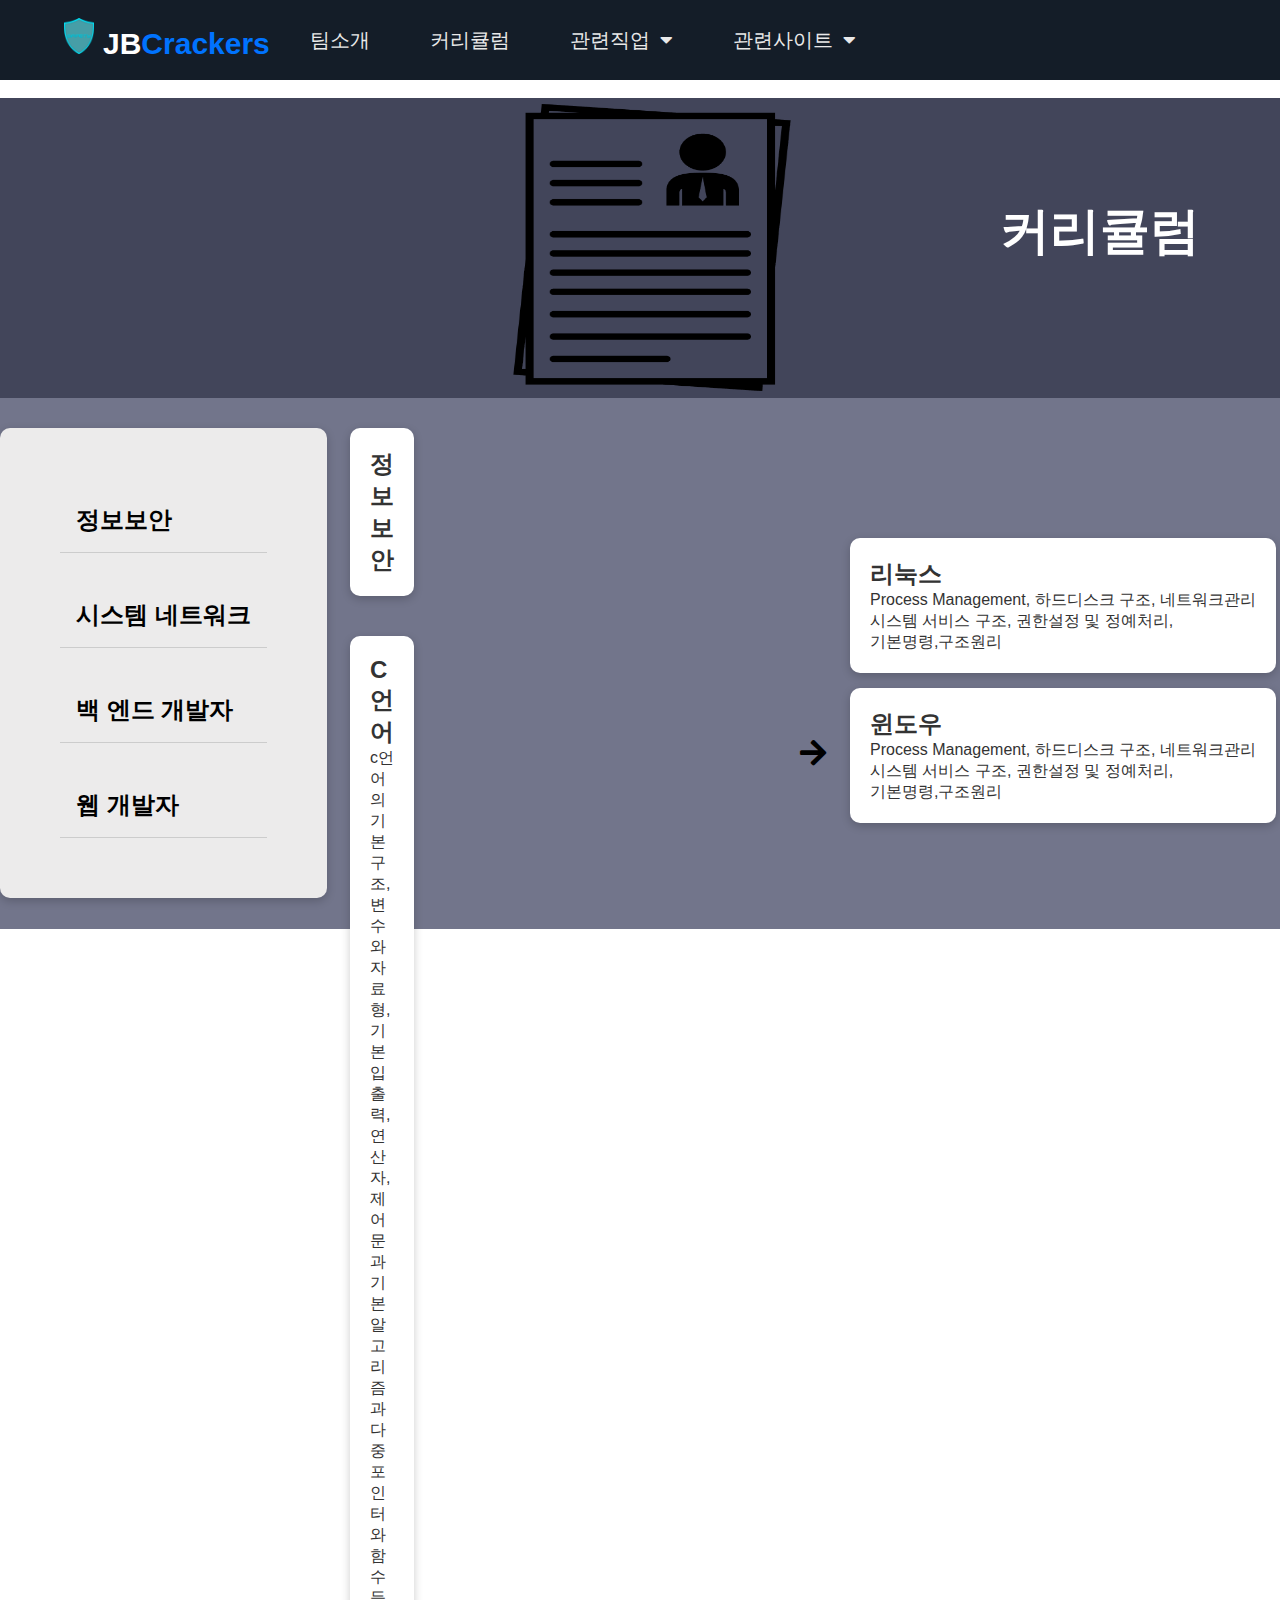
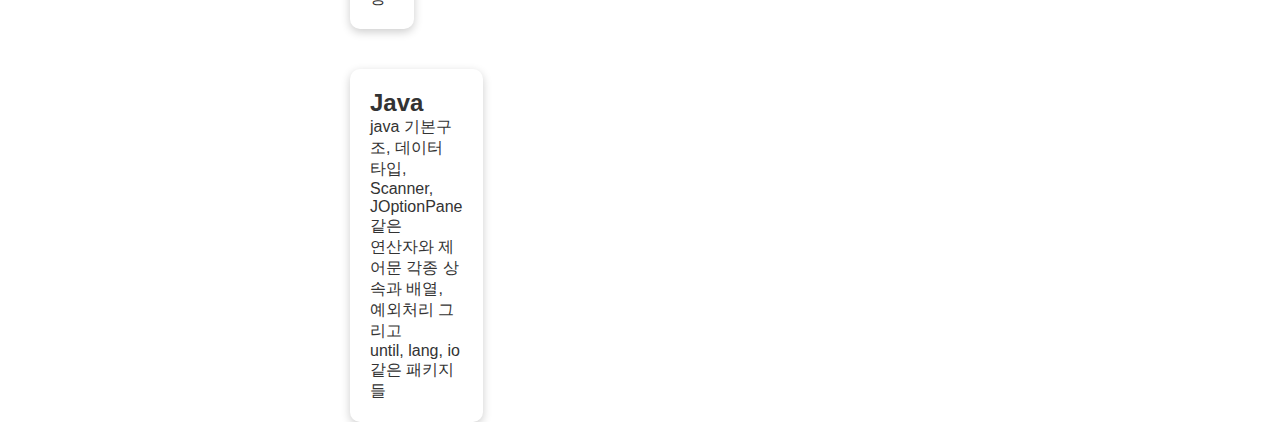
<file: port.html>
<html lang="en">
  <head>
    <meta charset="UTF-8" />
    <meta name="viewport" content="width=device-width, initial-scale=1.0" />
    <link rel="stylesheet" href="https://cdnjs.cloudflare.com/ajax/libs/font-awesome/5.15.1/css/all.min.css"/>
    <link rel="stylesheet" href="css/culum.css" />
  </head>
  <body>
    <div class="menu-bar">
        <h1 class="logo"><a class="at"href="index.html"><img src="images/icon(1).png" />JB<span>Crackers</span></a></h1>
        <ul>
          <li><a href="team.html">팀소개</a></li>
          <li><a href="port.html">커리큘럼</a></li>
          <li><a href="#">관련직업 <i class="fas fa-caret-down"></i></a>
  
              <div class="dropdown-menu">
                  <ul>
                    <li><a href="job.html">시스템엔지니어</a></li>
                    <li><a href="job(1).html">정보보안전문가</a></li>
                    <li>
                      <a href="job(2).html">컨설팅</a> 
                      
                    </li>
                    <li><a href="job(3).html">디지털포렌식</a></li>
                  </ul>
                </div>
          <li><a href="#">관련사이트<i class="fas fa-caret-down"></i></a></a>
            <div class="dropdown-menu">
              <ul>
                <li><a href="http://www.itnews.or.kr/">IT NEWS</a></li>
                <li><a href="https://www.kisia.or.kr/">Kisia</a></li>
                <li>
                  <a href="#">자격증관련 <i class="fas fa-caret-right"></i></a>
                  
                  <div class="dropdown-menu-1">
                    <ul>
                      <li><a href="http://license.kaits.or.kr/">산업보안관리</a></li>
                      <li><a href="https://www.cq.or.kr/qh_quagm01_020.do">정보보안기사</a></li>
                      <li><a href="http://www.q-net.or.kr/crf005.do?id=crf00505&gSite=Q&gId=&jmCd=1320">정보처리기사</a></li>
                      <li><a href="https://www.ihd.or.kr/main.do">정보통신기술자격</a></li>
                    </ul>
                  </div>
                </li>
                <li><a href="https://www.kisa.or.kr/">Kisa</a></li>
              </ul>
            </div>
          </li>
        </ul>
      </div>
  
    <div class="hero">
      &nbsp;
    </div>
    <!--테스트-->
    <div class="container">
      <h1 class="maintext">커리큘럼</h1> 
      <img class="himg"  src="images/커리큘럼.png">    
        </div>
        
        
        <div class="container2">
            <div class="subcard">
                <h2><a href="port.html">정보보안</a></h2>
                <h2><a href="port(1).html">시스템 네트워크</a></h2>
                <h2><a href="port(2).html">백 엔드 개발자</a></h2>
                <h2><a href="port(3).html">웹 개발자</a></h2>
                
                
                
              </div>
            <div class="card">
          <h2>정보보안</h2>
          
        </div>
        <div class="arrow"><i class="fa fa-arrow-right" aria-hidden="true"></i></div>
        <div class="card2">
          <h2>리눅스</h2>
          <p>Process Management, 하드디스크 구조, 네트워크관리</br>시스템 서비스 구조, 권한설정 및 정예처리,</br>기본명령,구조원리</p>
        </div>
            
        
        <div class="arrow2"><i class="fa fa-arrow-right" aria-hidden="true"></i></div>
        <div class="card">
          <h2>C언어</h2>
    </p>c언어의 기본 구조, 변수와 자료형, 기본입출력, 연산자,</br>제어문과 기본 알고리즘과 다중 포인터와 함수등 </p>
        </div>    
        
        <div class="card">
            <h2>Java</h2>
      </p>java 기본구조, 데이터 타입, Scanner, JOptionPane같은<br>연산자와 제어문 각종 상속과 배열, 예외처리 그리고<br>until, lang, io같은 패키지들 </p>
          </div>     
          
          <div class="card3">
            <h2>네트워크 보안</h2>
      </p>GNS3와 VMware연동 후 IP Addresing, TCP/IP 프로토콜과 <br>각종 Spoofing 방법들, SSH 취약점 진단과 방화벽 </p>
          </div> 
          
          <div class="card4">
            <h2>윈도우</h2>
            <p>Process Management, 하드디스크 구조, 네트워크관리</br>시스템 서비스 구조, 권한설정 및 정예처리,</br>기본명령,구조원리</p>
          </div>
          
          <div class="card5">
            <h2>시스템 보안</h2>
            <p>VMware로 시스템 구축, 페스워드 크래킹과 복구 방법<br>윈도우와 리눅스 시스템 보안 설정과 로그에 대한 이해<br>레이디 컨디션, 포맷 스트림, 버퍼 오버플로우의 대한 이해</p>
          </div>
          
          <div class="card6">
            <h2>웹 보안</h2>
            <p>VMware로 웹서버 구축, APM구성 웹어플리케이션의 취약점과<br> HTTP 프로토콜 분석 Brutle Force 공격 대응 코드와 <br>SQL 인젝션 공격, XSS공격에 대한 이해와 입력 값 검증 코드 작성 </p>
          </div>
</div>
  </body>
</html>
</file>
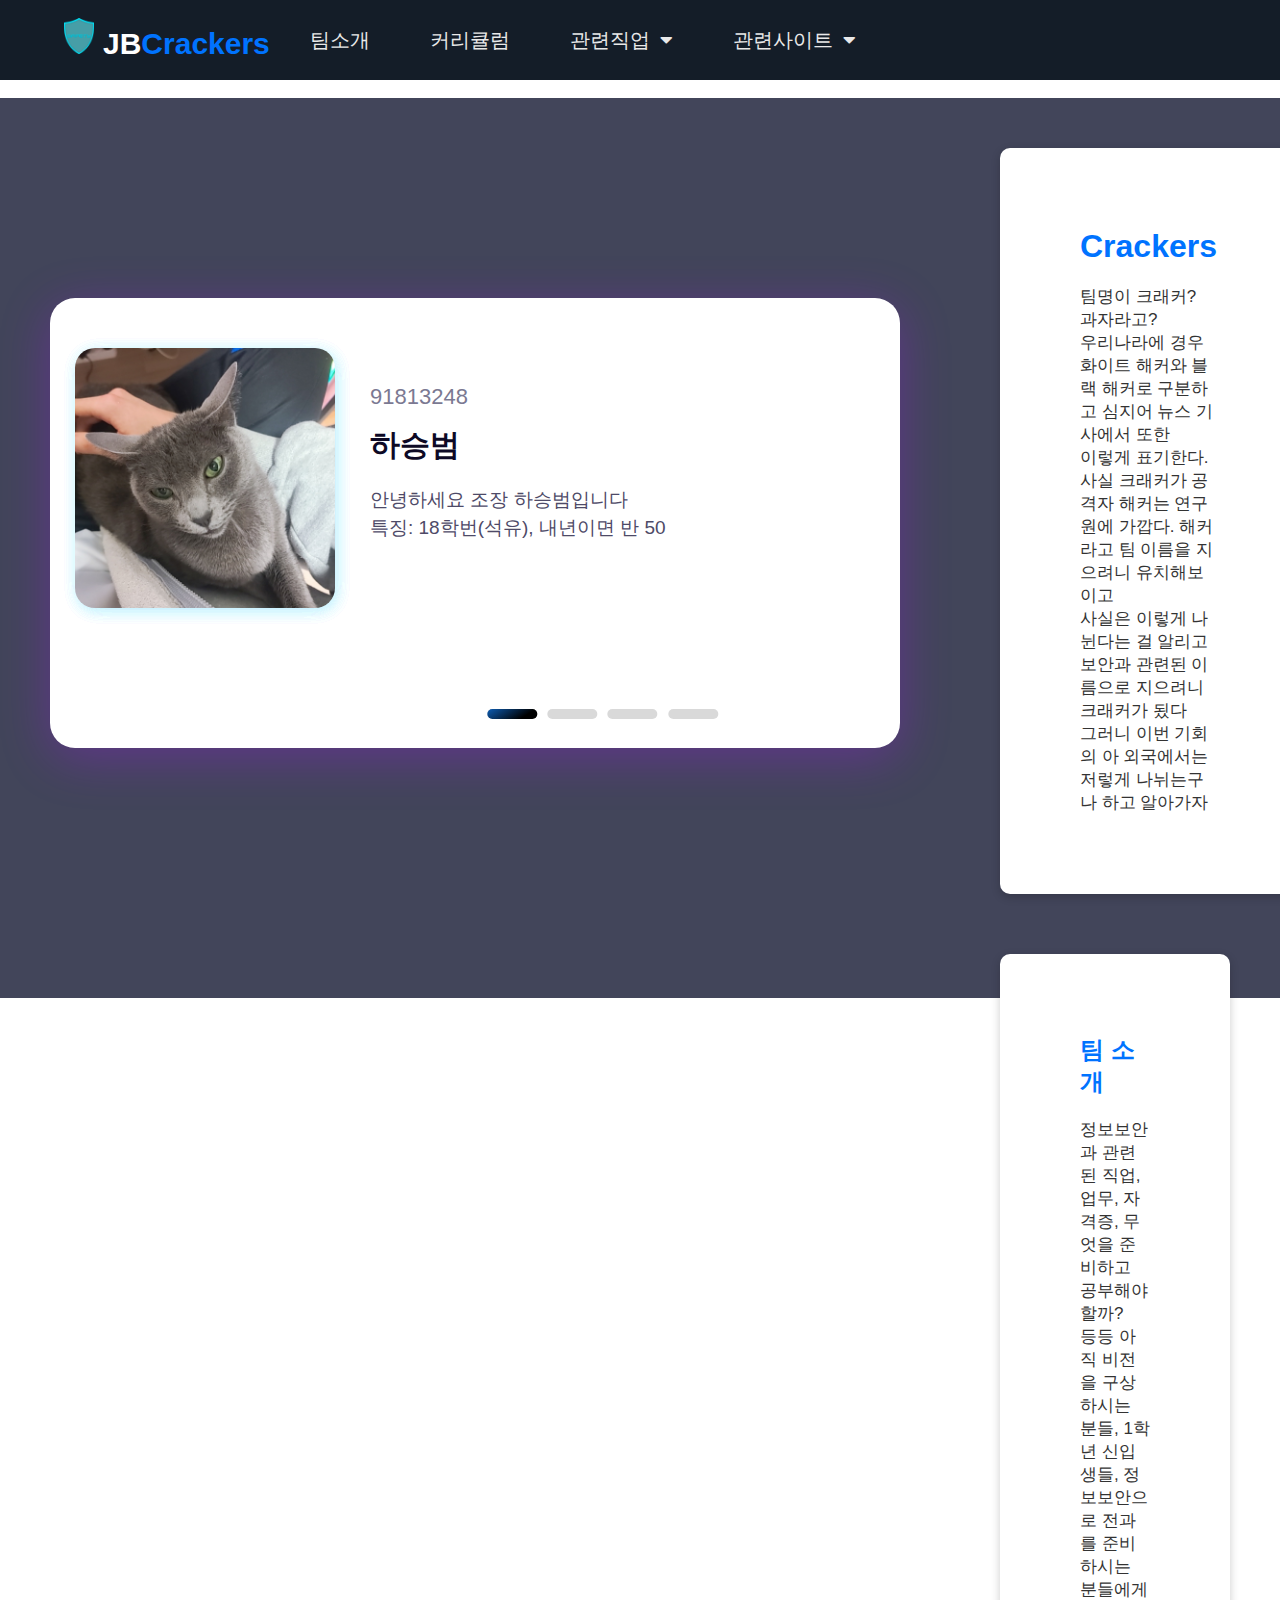
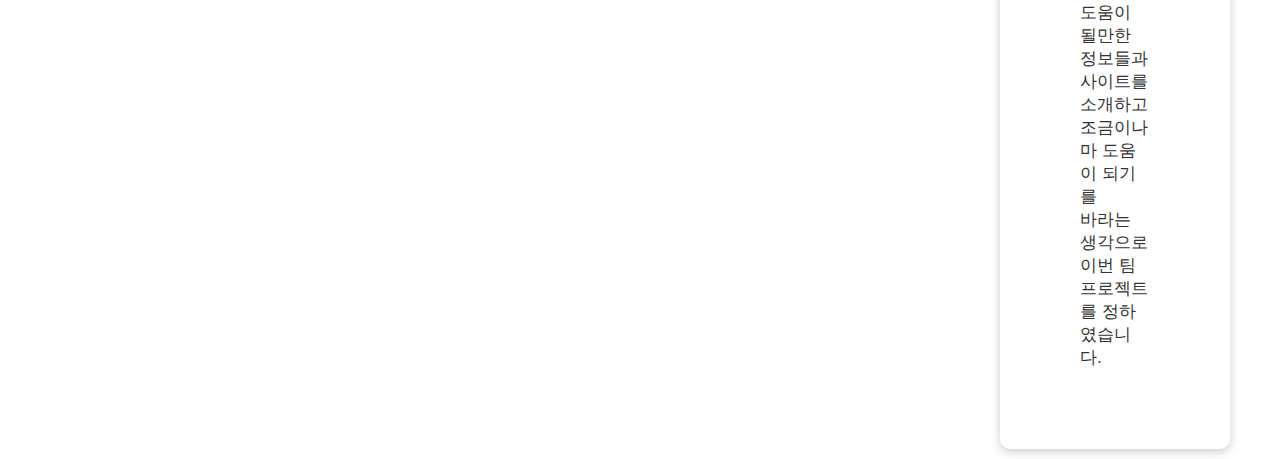
<file: team.html>
<html lang="en">
  <head>
  <meta http-equiv="X-UA-Compatible" content="IE=edge" />
    <meta charset="UTF-8" />
    <meta name="viewport" content="width=device-width, initial-scale=1.0" />
    <link rel="stylesheet" href="https://cdnjs.cloudflare.com/ajax/libs/font-awesome/5.15.1/css/all.min.css"/>
    <link rel="stylesheet" href="css/style(3).css" />
  </head>
  <body>
    <div class="menu-bar">
        <h1 class="logo"><a class="at"href="index.html"><img src="images/icon(1).png" />JB<span>Crackers</span></a></h1>
        <ul>
          <li><a href="team.html">팀소개</a></li>
          <li><a href="port.html">커리큘럼</a></li>
          <li><a href="#">관련직업 <i class="fas fa-caret-down"></i></a>
  
              <div class="dropdown-menu">
                  <ul>
                    <li><a href="job.html">시스템엔지니어</a></li>
                    <li><a href="job(1).html">정보보안전문가</a></li>
                    <li>
                      <a href="job(2).html">컨설팅</a> 
                      
                    </li>
                    <li><a href="job(3).html">디지털포렌식</a></li>
                  </ul>
                </div>
          <li><a href="#">관련사이트<i class="fas fa-caret-down"></i></a></a>
            <div class="dropdown-menu">
              <ul>
                <li><a href="http://www.itnews.or.kr/">IT NEWS</a></li>
                <li><a href="https://www.kisia.or.kr/">Kisia</a></li>
                <li>
                  <a href="#">자격증관련 <i class="fas fa-caret-right"></i></a>
                  
                  <div class="dropdown-menu-1">
                    <ul>
                      <li><a href="http://license.kaits.or.kr/">산업보안관리</a></li>
                      <li><a href="https://www.cq.or.kr/qh_quagm01_020.do">정보보안기사</a></li>
                      <li><a href="http://www.q-net.or.kr/crf005.do?id=crf00505&gSite=Q&gId=&jmCd=1320">정보처리기사</a></li>
                      <li><a href="https://www.ihd.or.kr/main.do">정보통신기술자격</a></li>
                    </ul>
                  </div>
                </li>
                <li><a href="https://www.kisa.or.kr/">Kisa</a></li>
              </ul>
            </div>
          </li>
        </ul>
      </div>
  

    <div class="hero">
      &nbsp;
    </div>
    <!--테스트-->
    <div class="container">  
        <div class="blog-card">
            <input type="radio" name="select" id="tap-1" checked />
            <input type="radio" name="select" id="tap-2" />
            <input type="radio" name="select" id="tap-3" />
            <input type="radio" name="select" id="tap-4" />
            <input type="checkbox" id="imgTap" />
            <div class="sliders">
              <label for="tap-1" class="tap tap-1"></label>
              <label for="tap-2" class="tap tap-2"></label>
              <label for="tap-3" class="tap tap-3"></label>
              <label for="tap-4" class="tap tap-4"></label>
            </div>
            <div class="inner-part">
              <label for="imgTap" class="img">
                <img class="img-1"
                  src="images/cat.jpg" />
              </label>
              <div class="content content-1">
                <span>91813248</span>
                <div class="title">하승범</div>
                <div class="text">
                  안녕하세요 조장 하승범입니다<br>특징: 18학번(석유), 내년이면 반 50 
                </div>
                
              </div>
            </div>
            <div class="inner-part">
              <label for="imgTap" class="img">
                <img class="img-2"
                  src="images/cat1.png" />
              </label>
              <div class="content content-2">
                <span>92113877</span>
                <div class="title">차윤지</div>
                <div class="text">
                    항상 꿈꾸고 노력하며 성장하는 사람이 되고싶습니다.
                </div>
                
              </div>
            </div>
            <div class="inner-part">
              <label for="imgTap" class="img">
                <img class="img-3"
                  src="images/dog.png" />
              </label>
              <div class="content content-3">
                <span>92105791</span>
                <div class="title">임어진</div>
                <div class="text">
                    안녕하세요 21학번임어진입니다. 시스템보안,클라우드보안에 관심있습니다.
                </div>
                
              </div>
            </div>
            <div class="inner-part">
              <label for="imgTap" class="img">
                <img class="img-4"
                  src="images/cat3.jpg" />
              </label>
              <div class="content content-4">
                <span>92113786</span>
                <div class="title">이창민</div>
                <div class="text">
                    완벽한 페이지를 만들기 위해서 노력중입니다. 생각보다 쉽지 않네요
                </div>
                
              </div>
            </div>
          </div>
          <div class="card">
            <h1>Crackers</h1>
            <p>팀명이 크래커? 과자라고?<br>우리나라에 경우 화이트 해커와 블랙 해커로 구분하고 심지어 뉴스 기사에서 또한<br> 이렇게 표기한다.<br>사실 크래커가 공격자 해커는 연구원에 가깝다. 해커라고 팀 이름을 지으려니 유치해보이고<br>사실은 이렇게 나뉜다는 걸 알리고 보안과 관련된 이름으로 지으려니 크래커가 됬다
            <br>그러니 이번 기회의 아 외국에서는 저렇게 나뉘는구나 하고 알아가자</p>
          </div>

          <div class="card">
            <h2>팀 소개</h2>
            <p>정보보안과 관련된 직업, 업무, 자격증, 무엇을 준비하고 공부해야할까?<br> 등등 아직 비전을 구상하시는 분들, 1학년 신입생들, 정보보안으로 전과를 준비하시는 분들에게 도움이 될만한 정보들과 사이트를 소개하고 조금이나마 도움이 되기를<br> 바라는 생각으로 이번 팀프로젝트를 정하였습니다.</p>
          </div>
    </div>
        
        
        
  </body>
</html>
</file>
<file: css/style.css>
:root {
  --color-primary: #0073ff;
  --color-white: #e9e9e9;
  --color-black: #141d28;
  --color-black-1: #212b38;
}

* {
  margin: 0;
  padding: 0;
  box-sizing: border-box;
  font-family: sans-serif;
}

body {
  font-family: sans-serif;
 
}
.at{
  text-decoration: none;
  color: #fff;}

.logo img {
  width: 30px;
  margin-top: -1px;
  margin-right: 9px;
 
}
.logo {
  color: #e9e9e9;
  font-size: 30px;
  text-decoration-line: none;
}

.logo span {
  color:  #0073ff ;
}

.menu-bar {
  background-color: #141d28;
  height: 80px;
  width: 100%;
  display: flex;
  justify-content: start;
  align-items: center;
  padding: 0 5%;

  position: relative;
}

.menu-bar ul {
  margin-left: 10px;
  list-style: none;
  display: flex;
}

.menu-bar ul li {
  /* width: 120px; */
  padding: 10px 30px;
  /* text-align: center; */

  position: relative;
}

.menu-bar ul li a {
  font-size: 20px;
  color:#e9e9e9;
  text-decoration: none;

  transition: all 0.3s;
}

.menu-bar ul li a:hover {
  color: #b2b1b1;
}

.fas {
  float: right;
  margin-left: 10px;
  padding-top: 3px;
}

/* dropdown menu style */
.dropdown-menu {
  display: none;
}

.menu-bar ul li:hover .dropdown-menu {
  display: block;
  position: absolute;
  left: 0;
  top: 100%;
  background-color: var(--color-black);
}

.menu-bar ul li:hover .dropdown-menu ul {
  display: block;
  margin: 10px;
}

.menu-bar ul li:hover .dropdown-menu ul li {
  width: 150px;
  padding: 10px;
}

.dropdown-menu-1 {
  display: none;
}

.dropdown-menu ul li:hover .dropdown-menu-1 {
  display: block;
  position: absolute;
  left: 150px;
  top: 0;
  background-color: var(--color-black);
}

/*.hero {
  height: calc(100vh - 80px);
  background-image: url(./bg.jpg);
  background-position: center;
}*/
/*테스트*/

.container {
  width: 100%;
  height: 100%;
  margin: 0;
  padding: 0;
  border: 0;
  background: #42455a;
}

.banner {
  width: 80%;
  height: 70%;
  top: 25%;
  left: 130px;
  position: absolute;
  color: #fff;
}
.app-text {
  width: 50%;
  float: left;
}
.app-text h1 {
  font-size: 43px;
  width: 640px;
  position: relative;
  margin-left: 40px;
}
.app-text p {
  width: 650px;
  font-size: 15px;
  margin: 30px 0 30px 40px;
  line-height: 25px;
  color: #919191;
}
  .app-picture {
    width: 50%;
    height: 600px;
    background-size: cover;
    overflow: hidden;
  }
 
.app-picture-img {
  background: url(../images/1.png);
  width:900px;
  height: 500px;
  display: block;
  background-position: center;
  object-fit: cover;
  margin-top: -20px;
  padding-left: 0px;
  margin: 50px auto;
  animation: slide 50s infinite;
}
@keyframes slide{
  25%{
    background: url(../images/2.png);
    background-size: cover;
  }
  50%{
    background: url(../images/3.png);
    background-size: cover;
  }
  75%{
    background: url(../images/4.png);
    background-size: cover;
  }
  100%{
    background: url(../images/1.png);
    background-size: cover;
  }
}
/*.app-picture img {
  width: 110%;
  height: 70%;
  margin-top: -20px;
  padding-left: 0px;
}*/
.play-btn {
  margin-left: 40px;
  display: inline-flex;
}
.play-btn-inner {
  height: 50px;
  width: 50px;
  border: 2px solid transparent;
  border-radius: 50%;
  background-image: linear-gradient(#42455a, #42455a),
    radial-gradient(circle at top left, #fd00da, #19d7f8);
  background-origin: border-box;
  background-clip: content-box, border-box;
  text-align: center;
}
.play-btn-inner .fa {
  padding: 18px 0;
  font-size: 13px;
  cursor: pointer;
}
small {
  margin: auto 20px;
  cursor: pointer;
  font-size: 20px;
  color: #19dafa;
  letter-spacing: 3px;
}
.quick-links {
  left: 0%;
  bottom: 0%;
  position: absolute;
  background: linear-gradient(to right, #db1bf6, #19d7f9);
}
.quick-links ul {
  display: inline-flex;
  margin: 30px auto;
  text-align: center;
}
.quick-links li {
  list-style: none;
  margin: 0 50px;
  cursor: pointer;
}
.quick-links ul li .fa {
  font-size: 25px;
  color: #fff;
  }
.quick-links ul li p {
  margin-top: 15px;
  font-size: 15px;
  color: #fff;
  }

/*card*/
.cards {
  margin: 0 auto;
  max-width: 10000px;
  display: grid;
  grid-template-columns: repeat(auto-fill, minmax(225px, 1fr));
  grid-auto-rows: auto;
  gap: 100px;
  font-family: sans-serif;
 padding-top: 900px;
 padding-left: 320px;
  position: absolute;
  
}

.cards * {
  box-sizing: border-box;
}

.card__image {
  width: 100%;
  height: 150px;
  object-fit: cover;
  display: block;
  border-top: 2px solid #333333;
  border-right: 2px solid #333333;
  border-left: 2px solid #333333;
}

.card__content {
  line-height: 1.5;
  font-size: 0.9em;
  padding: 15px;
  background: #fafafa;
  border-right: 2px solid #333333;
  border-left: 2px solid #333333;
}

.card__content > p:first-of-type {
  margin-top: 0;
}

.card__content > p:last-of-type {
  margin-bottom: 0;
}

.card__info {
  padding: 15px;
  display: flex;
  justify-content: space-between;
  align-items: center;
  color: #555555;
  background: #eeeeee;
  font-size: 0.8em;
  border-bottom: 2px solid #333333;
  border-right: 2px solid #333333;
  border-left: 2px solid #333333;
}

.card__info i {
  font-size: 0.9em;
  margin-right: 8px;
}

.card__link {
  color: #64968c;
  text-decoration: none;
}

.card__link:hover {
  text-decoration: underline;
}
</file>
<file: css/style(1).css>
* {
    margin: 0;
    padding: 0;
    box-sizing: border-box;
    font-family: sans-serif;
  }
  
  body {
    font-family: sans-serif;
   
  }
  .at{
    text-decoration: none;
    color: #fff;
  }
  .logo img {
    width: 30px;
    margin-top: -1px;
    margin-right: 9px;
   
  }
  .logo {
    color: #e9e9e9;
    font-size: 30px;
  }
  
  .logo span {
    color:  #0073ff ;  
  }
  
  .menu-bar {
    background-color: #141d28;
    height: 80px;
    width: 100%;
    display: flex;
    justify-content: start;
    align-items: center;
    padding: 0 5%;
  
    position: relative;
    
  }
  
  .menu-bar ul {
    margin-left: 10px;
    list-style: none;
    display: flex;
  }
  
  .menu-bar ul li {
    /* width: 120px; */
    padding: 10px 30px;
    /* text-align: center; */
  
    position: relative;
  }
  
  .menu-bar ul li a {
    font-size: 20px;
    color:#e9e9e9;
    text-decoration: none;
  
    transition: all 0.3s;
  }
  
  .menu-bar ul li a:hover {
    color: #b2b1b1;
  }
  
  .fas {
    float: right;
    margin-left: 10px;
    padding-top: 3px;
  }
  
  /* dropdown menu style */
  .dropdown-menu {
    display: none;
    
  }
  
  .menu-bar ul li:hover .dropdown-menu {
    display: block;
    position: absolute;
    left: 0;
    top: 100%;
    background-color: #141d28;
   
  }
  
  .menu-bar ul li:hover .dropdown-menu ul {
    display: block;
    margin: 10px;
    
  }
  
  .menu-bar ul li:hover .dropdown-menu ul li {
    width: 150px;
    padding: 10px;
   
  }
  
  .dropdown-menu-1 {
    display: none;
   
  }
  
  .dropdown-menu ul li:hover .dropdown-menu-1 {
    display: block;
    position: absolute;
    left: 150px;
    top: 0;
    background-color: #141d28;
  }
  .container {
    width: 100%;
    height:300px;
    margin: 0;
    padding: 0;
    border: 0;
    background: #42455a;
  }
  .maintext{
    position: absolute;
    font-size:50px;
    margin-top: 100px;
    margin-left: 1000px;
    color: #fff;
    z-index: 2;
 }
 
  .himg{
    margin-left: 400px;
    width: 480px;
    height: 300px; 
    border-radius: 10%;
  }

  .container2 {
    width: 100%;
    height: 59%;
    position: absolute;
    padding: 0;
    border: 0;
    background:  #72758b;
  }
  .card{
    background-color: #fff;
    color: #333;
    border-radius: 10px;
    box-shadow: 0 3px 10px rgba(0, 0, 0, 0.2);
    padding: 20px;
    margin: 10px;
    margin-left: 270px;
    margin-right: 900px;
    margin-top: 70px;
    float: left;
    animation: slideInFormLeft 1s ease-in;
  }
  .card2 {
    position: absolute;
    background-color: #fff;
    color: #333;
    border-radius: 10px;
    box-shadow: 0 3px 10px rgba(0, 0, 0, 0.2);
    padding: 20px;
    margin: 10px;
    margin-left: 1000px;
    margin-right: 230px;
    margin-top: 70px;
    animation: slideInFormRight 1s ease-in;
  }
  
  /*애니메이션*/
  @keyframes slideInFormLeft{
    0%{
      transform: translateX(-100%)
    }
    100%{
      transform: translateX(0);
    }
  }
  @keyframes slideInFormRight{
    0%{
      transform: translateX(100%)
    }
    100%{
      transform: translateX(0);
    }
  }
</file>
<file: css/culum.css>
* {
    margin: 0;
    padding: 0;
    box-sizing: border-box;
    font-family: sans-serif;
  }
  
  body {
    font-family: sans-serif;
   
  }
  .at{
    text-decoration: none;
    color: #fff;
  }
  .logo img {
    width: 30px;
    margin-top: -1px;
    margin-right: 9px;
   
  }
  .logo {
    color: #e9e9e9;
    font-size: 30px;
  }
  
  .logo span {
    color:  #0073ff ;  
  }
  
  .menu-bar {
    background-color: #141d28;
    height: 80px;
    width: 100%;
    display: flex;
    justify-content: start;
    align-items: center;
    padding: 0 5%;
  
    position: relative;
    
  }
  
  .menu-bar ul {
    margin-left: 10px;
    list-style: none;
    display: flex;
  }
  
  .menu-bar ul li {
    /* width: 120px; */
    padding: 10px 30px;
    /* text-align: center; */
  
    position: relative;
  }
  
  .menu-bar ul li a {
    font-size: 20px;
    color:#e9e9e9;
    text-decoration: none;
  
    transition: all 0.3s;
  }
  
  .menu-bar ul li a:hover {
    color: #b2b1b1;
  }
  
  .fas {
    float: right;
    margin-left: 10px;
    padding-top: 3px;
  }
  
  /* dropdown menu style */
  .dropdown-menu {
    display: none;
    
  }
  
  .menu-bar ul li:hover .dropdown-menu {
    display: block;
    position: absolute;
    left: 0;
    top: 100%;
    background-color: #141d28;
   
  }
  
  .menu-bar ul li:hover .dropdown-menu ul {
    display: block;
    margin: 10px;
    
  }
  
  .menu-bar ul li:hover .dropdown-menu ul li {
    width: 150px;
    padding: 10px;
   
  }
  
  .dropdown-menu-1 {
    display: none;
   
  }
  
  .dropdown-menu ul li:hover .dropdown-menu-1 {
    display: block;
    position: absolute;
    left: 150px;
    top: 0;
    background-color: #141d28;
  }
  .container {
    width: 100%;
    height:300px;
    margin: 0;
    padding: 0;
    border: 0;
    background: #42455a;
  }
  .maintext{
    position: absolute;
    font-size:50px;
    margin-top: 100px;
    margin-left: 1000px;
    color: #fff;
    z-index: 2;
 }
 
  .himg{
    margin-left: 500px;
    width: 300px;
    height: 300px; 
    border-radius: 10%;
  }

  .container2 {
    width: 100%;
    height: 59%;
    position: absolute;
    padding: 0;
    border: 0;
    background:  #72758b;
  }
  .subcard{
    position: absolute;
    background-color: rgb(236, 235, 235);
    color: #333;
    border-radius: 10px;
    box-shadow: 0 3px 10px rgba(0, 0, 0, 0.2);
    padding: 30px;
    margin: 10px;
    margin-left: 00px;
    margin-right: 900px;
    margin-top: 30px;
    float: left;
    }
    .subcard h2{
      border-bottom: 1px #ccc solid;
      margin: 30px;
      padding: 1rem;
      
    }
    .subcard a{
      text-decoration: none;
      color: black;
    }
    .subcard a:hover{
      font-weight: bold;
    }
  .card{
    background-color: #fff;
    color: #333;
    border-radius: 10px;
    box-shadow: 0 3px 10px rgba(0, 0, 0, 0.2);
    padding: 20px;
    margin: 10px;
    margin-left: 350px;
    margin-right: 900px;
    margin-top: 30px;
    float: left;
    
  }
  .card2 {
    position: absolute;
    background-color: #fff;
    color: #333;
    border-radius: 10px;
    box-shadow: 0 3px 10px rgba(0, 0, 0, 0.2);
    padding: 20px;
    margin: 10px;
    margin-left: 850px;
    margin-right: 0px;
    margin-top: 140px;
    
  }
  .card3 {
    position: absolute;
    background-color: #fff;
    color: #333;
    border-radius: 10px;
    box-shadow: 0 3px 10px rgba(0, 0, 0, 0.2);
    padding: 20px;
    margin: 10px;
    margin-left: 1350px;
    margin-right: 0px;
    margin-top: 140px;
    
  }
  .card4 {
    position: absolute;
    background-color: #fff;
    color: #333;
    border-radius: 10px;
    box-shadow: 0 3px 10px rgba(0, 0, 0, 0.2);
    padding: 20px;
    margin: 10px;
    margin-left: 850px;
    margin-right: 0px;
    margin-top: 290px;
  }
  .card5 {
    position: absolute;
    background-color: #fff;
    color: #333;
    border-radius: 10px;
    box-shadow: 0 3px 10px rgba(0, 0, 0, 0.2);
    padding: 20px;
    margin: 10px;
    margin-left: 1350px;
    margin-right: 0px;
    margin-top: 270px;
    
  }
  .card6 {
    position: absolute;
    background-color: #fff;
    color: #333;
    border-radius: 10px;
    box-shadow: 0 3px 10px rgba(0, 0, 0, 0.2);
    padding: 20px;
    margin: 10px;
    margin-left: 1350px;
    margin-right: 0px;
    margin-top: 420px;
    
  }
  .card7 {
    position: absolute;
    background-color: #fff;
    color: #333;
    border-radius: 10px;
    box-shadow: 0 3px 10px rgba(0, 0, 0, 0.2);
    padding: 20px;
    margin: 10px;
    margin-left: 350px;
    margin-right: 0px;
    margin-top: 300px;
    
  }
  .arrow{
     font-size: 30px;
     margin-top: 340px;
     margin-left:800px;
     position: absolute;
  }
  .arrow2{
    font-size: 30px;
    margin-top: 340px;
    margin-left:1300px;
    position: absolute;
 }
</file>
<file: css/style(3).css>
* {
    margin: 0;
    padding: 0;
    box-sizing: border-box;
    font-family: sans-serif;
  }
  
  body {
    font-family: sans-serif;
   
  }
  .at{
    text-decoration: none;
    color: #fff;
  }
  .logo img {
    width: 30px;
    margin-top: -1px;
    margin-right: 9px;
   
  }
  .logo {
    color: #e9e9e9;
    font-size: 30px;
  }
  
  .logo span {
    color:  #0073ff ;  
  }
  
  .menu-bar {
    background-color: #141d28;
    height: 80px;
    width: 100%;
    display: flex;
    justify-content: start;
    align-items: center;
    padding: 0 5%;
  
    position: relative;
    
  }
  
  .menu-bar ul {
    margin-left: 10px;
    list-style: none;
    display: flex;
  }
  
  .menu-bar ul li {
    /* width: 120px; */
    padding: 10px 30px;
    /* text-align: center; */
  
    position: relative;
  }
  
  .menu-bar ul li a {
    font-size: 20px;
    color:#e9e9e9;
    text-decoration: none;
  
    transition: all 0.3s;
  }
  
  .menu-bar ul li a:hover {
    color: #b2b1b1;
  }
  
  .fas {
    float: right;
    margin-left: 10px;
    padding-top: 3px;
  }
  
  /* dropdown menu style */
  .dropdown-menu {
    display: none;
    
  }
  
  .menu-bar ul li:hover .dropdown-menu {
    display: block;
    position: absolute;
    left: 0;
    top: 100%;
    background-color: #141d28;
   
  }
  
  .menu-bar ul li:hover .dropdown-menu ul {
    display: block;
    margin: 10px;
    
  }
  
  .menu-bar ul li:hover .dropdown-menu ul li {
    width: 150px;
    padding: 10px;
   
  }
  
  .dropdown-menu-1 {
    display: none;
   
  }
  
  .dropdown-menu ul li:hover .dropdown-menu-1 {
    display: block;
    position: absolute;
    left: 150px;
    top: 0;
    background-color: #141d28;
  }
  .container {
    width: 100%;
    height:100%;
    margin: 0;
    padding: 0;
    border: 0;
    background: #42455a;
  }
  @import url("https://fonts.googleapis.com/css?family=Fira+Sans:400,500,600,700,800");


.blog-card {
  position: absolute;
  height: 50vh;
  width: 95vw;
  max-width: 850px;
  margin: auto;
  margin-top: 200px;
 margin-left: 50px;
  border-radius: 25px;
  background: #fff;
  box-shadow: 0px 10px 50px rgba(169, 19, 255, 0.3);
}

.inner-part {
  position: absolute;
  display: flex;
  height: 360px;
  align-items: center;
  justify-content: center;
  padding: 0 25px;
}

#imgTap:checked~.inner-part {
  padding: 0;
  transition: .1s ease-in;
}

.inner-part .img {
  height: 260px;
  width: 260px;
  flex-shrink: 0;
  overflow: hidden;
  border-radius: 20px;
  box-shadow: 2px 3px 15px rgba(56, 213, 252, 0.1);
}

#imgTap:checked~.inner-part .img {
  height: 370px;
  width: 850px;
  z-index: 99;
  margin-top: 10px;
  transition: .3s .2s ease-in;
}

.img img {
  height: 100%;
  width: 100%;
  object-fit: cover;
  cursor: pointer;
  opacity: 0;
  transition: .6s;
}

#tap-1:checked~.inner-part .img-1, #tap-2:checked~.inner-part .img-2, #tap-3:checked~.inner-part .img-3, #tap-4:checked~.inner-part .img-4 {
  opacity: 1;
  transition-delay: .2s;
}

.content {
  padding: 0 20px 0 35px;
  width: 530px;
  margin-left: 50px;
  opacity: 0;
  transition: .6s;
}

#imgTap:checked~.inner-part .content {
  display: none;
}

#tap-1:checked~.inner-part .content-1, #tap-2:checked~.inner-part .content-2, #tap-3:checked~.inner-part .content-3, #tap-4:checked~.inner-part .content-4 {
  opacity: 1;
  margin-left: 0px;
  z-index: 100;
  transition-delay: .3s;
}

.content span {
  display: block;
  color: #7b7992;
  margin-bottom: 15px;
  font-size: 22px;
  font-weight: 500
}

.content .title {
  font-size: 30px;
  font-weight: 700;
  color: #0d0925;
  margin-bottom: 20px;
}

.content .text {
  color: #4e4a67;
  font-size: 19px;
  margin-bottom: 30px;
  line-height: 1.5em;
  text-align: justify;
}

.content button {
  display: inline-flex;
  padding: 15px 20px;
  border: none;
  font-size: 16px;
  text-transform: uppercase;
  color: #fff0e6;
  font-weight: 600;
  letter-spacing: 1px;
  border-radius: 50px;
  cursor: pointer;
  outline: none;
  border: 1px solid #041f3d;
  background: linear-gradient( 8deg, #0d5cb2 0%, #000000 74%);
}

.content button:hover {
  background: linear-gradient( 50deg, #5f0a2b 0%, #0d0d23);
}

.sliders {
  position: absolute;
  bottom: 25px;
  left: 65%;
  transform: translateX(-50%);
  z-index: 12;
}

#imgTap:checked~.sliders {
  display: none;
}

.sliders .tap {
  position: relative;
  height: 10px;
  width: 50px;
  background: #d9d9d9;
  border-radius: 5px;
  display: inline-flex;
  margin: 0 3px;
  cursor: pointer;
}

.sliders .tap:hover {
  background: #cccccc;
}

.sliders .tap:before {
  position: absolute;
  content: '';
  top: 0;
  left: 0;
  height: 100%;
  width: -100%;
  background: linear-gradient( 147deg, #0d5cb2 0%, #000000 74%);
  border-radius: 10px;
  transform: scaleX(0);
  transition: transform .6s;
  transform-origin: left;
}

input[type="radio"], input[type="checkbox"] {
  display: none;
}

#tap-1:checked~.sliders .tap-1:before, #tap-2:checked~.sliders .tap-2:before, #tap-3:checked~.sliders .tap-3:before, #tap-4:checked~.sliders .tap-4:before {
  transform: scaleX(1);
  width: 100%;
}
.card{
  background-color: #fff;
  color: #333;
  border-radius: 10px;
  box-shadow: 0 3px 10px rgba(0, 0, 0, 0.2);
  padding: 80px;
  margin: 10px;
  margin-left: 1000px;
  margin-right: 50px;
  margin-top: 50px;
  float: left;
  animation: slideInFormRight 1s ease-in;
  
}
.card h1{
  color:#0073ff;
  margin-bottom: 20px;
}
.card h2{
  color:#0073ff;
  margin-bottom: 20px;
}
.card p{
  font-size: 17px;
 
}

@keyframes slideInFormRight{
  0%{
    transform: translateX(100%)
  }
  100%{
    transform: translateX(0);
  }
}
</file>
